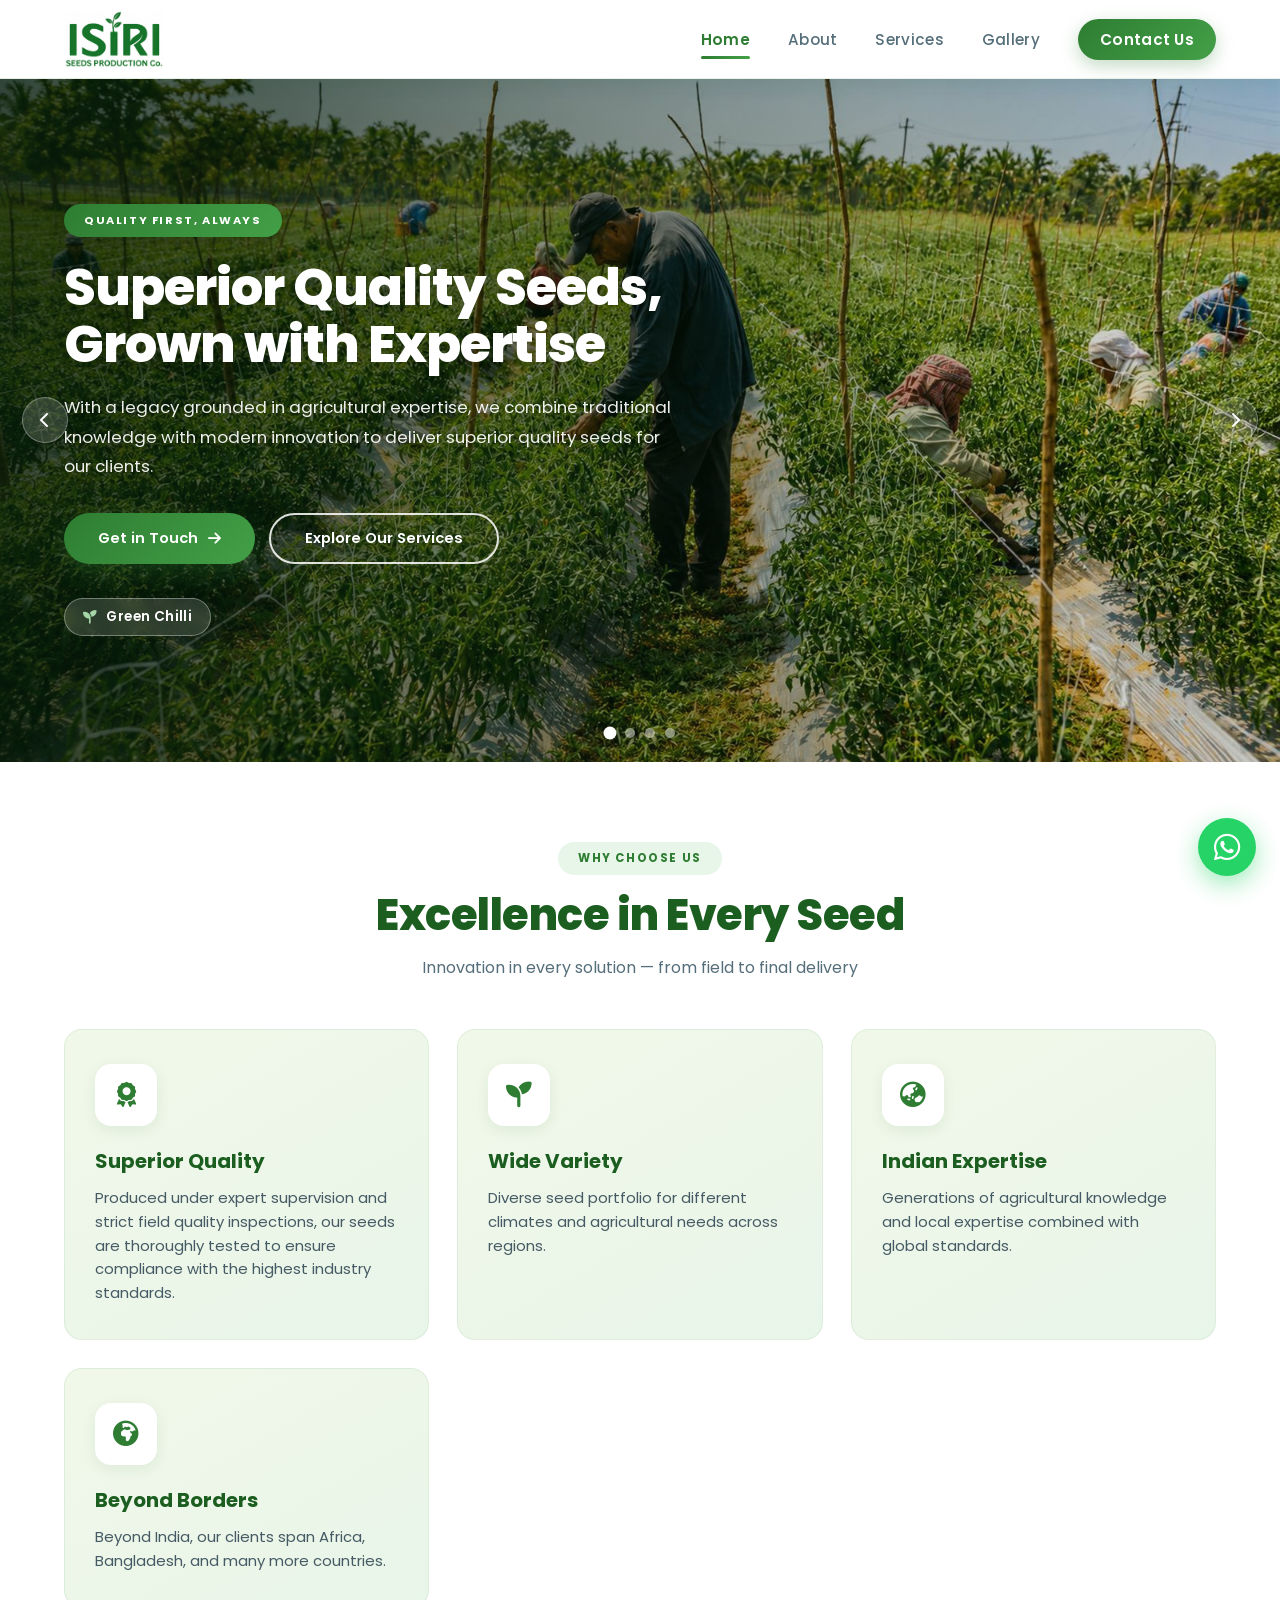
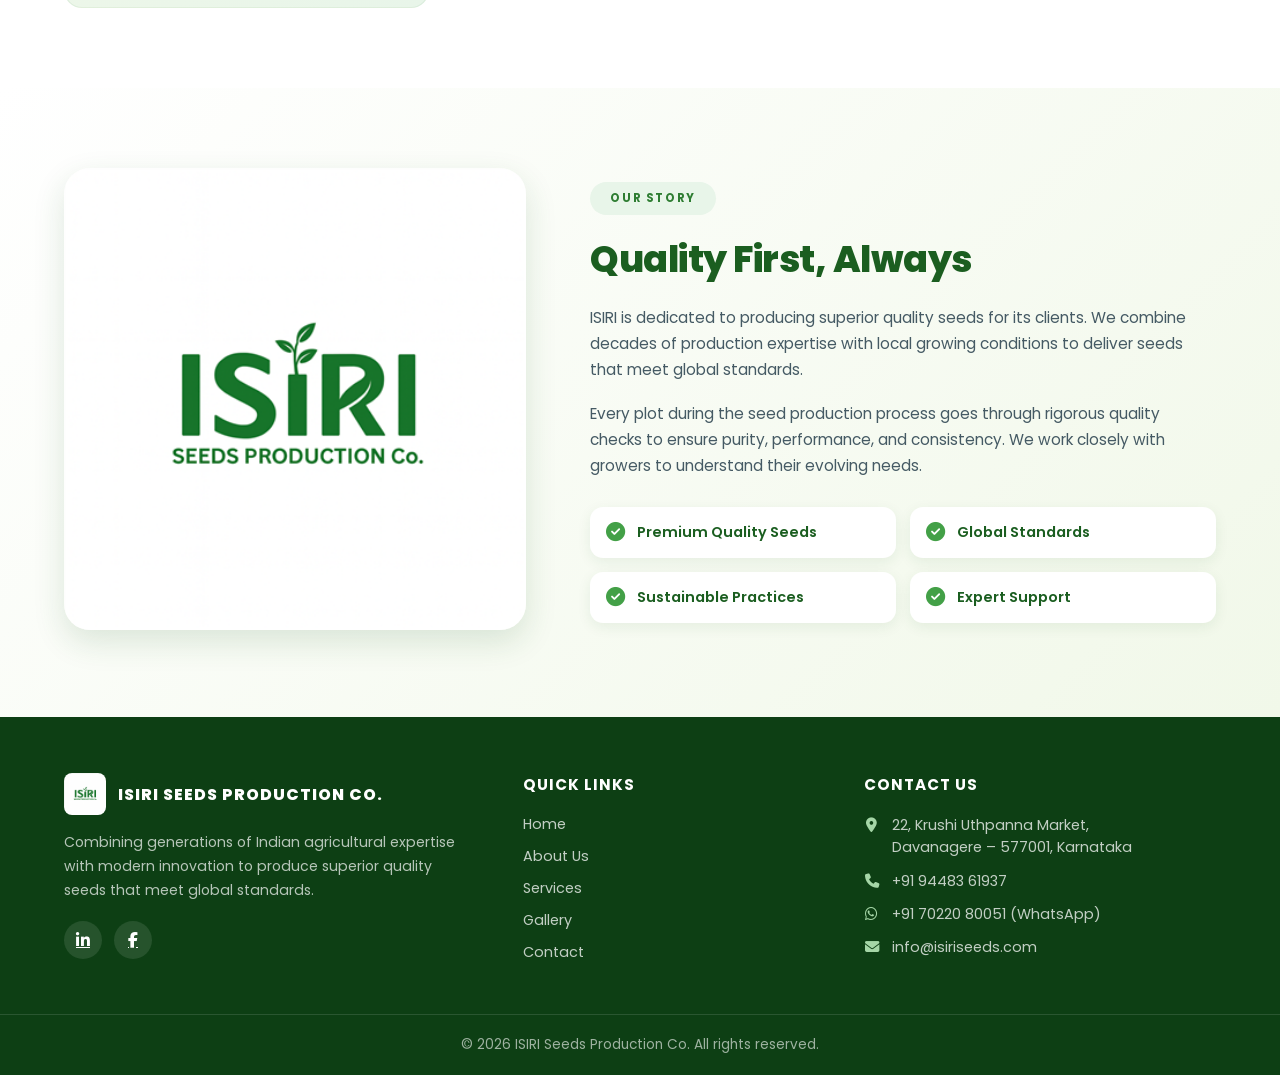
<file: index.html>
<!DOCTYPE html>
<html lang="en">
<head>
<meta charset="UTF-8">
<meta name="viewport" content="width=device-width, initial-scale=1.0">
<title>ISIRI Seeds Production Co. | Premium Quality Seed Production, Davanagere</title>
<meta name="description" content="ISIRI Seeds Production Co. is a premium seed production company in Davanagere, Karnataka. We combine traditional Indian agricultural expertise with modern innovation to deliver superior quality seeds meeting global standards.">
<link rel="canonical" href="https://isiriseeds.com/">
<meta property="og:type" content="website">
<meta property="og:title" content="ISIRI Seeds Production Co. | Premium Quality Seed Production">
<meta property="og:description" content="Superior quality seeds grown with generations of Indian agricultural expertise and rigorous field quality inspections.">
<meta property="og:url" content="https://isiriseeds.com/">
<meta property="og:image" content="https://isiriseeds.com/isiri-field-1.jpg">
<meta name="twitter:card" content="summary_large_image">
<link rel="icon" type="image/png" href="favicon.png">
<link rel="preconnect" href="https://fonts.googleapis.com">
<link rel="preconnect" href="https://fonts.gstatic.com" crossorigin>
<link href="https://fonts.googleapis.com/css2?family=Poppins:wght@300;400;500;600;700;800;900&display=swap" rel="stylesheet">
<link rel="stylesheet" href="https://cdnjs.cloudflare.com/ajax/libs/font-awesome/6.4.0/css/all.min.css">
<link rel="stylesheet" href="site.css">
<script type="application/ld+json">
{
  "@context": "https://schema.org",
  "@type": "LocalBusiness",
  "name": "ISIRI Seeds Production Co.",
  "url": "https://isiriseeds.com/",
  "logo": "https://isiriseeds.com/logo.png",
  "image": "https://isiriseeds.com/isiri-field-1.jpg",
  "description": "Premium quality seed production company combining traditional Indian agricultural expertise with modern innovation.",
  "telephone": "+91-94483-61937",
  "email": "info@isiriseeds.com",
  "address": {
    "@type": "PostalAddress",
    "streetAddress": "22, Krushi Uthpanna Market",
    "addressLocality": "Davanagere",
    "postalCode": "577001",
    "addressRegion": "Karnataka",
    "addressCountry": "IN"
  },
  "geo": { "@type": "GeoCoordinates", "latitude": 14.4644, "longitude": 75.9176 },
  "openingHours": "Mo-Fr 09:00-18:00"
}
</script>
</head>
<body>

<header>
  <div class="header-content">
    <a href="index.html" class="logo">
      <img src="logo-header.png" alt="ISIRI Seeds Production Co.">
    </a>
    <button class="menu-toggle" aria-label="Open menu" aria-expanded="false">
      <span></span><span></span><span></span>
    </button>
    <nav>
      <a href="index.html">Home</a>
      <a href="about.html">About</a>
      <a href="services.html">Services</a>
      <a href="gallery.html">Gallery</a>
      <a href="contact.html" class="nav-cta">Contact Us</a>
    </nav>
  </div>
</header>
<div class="nav-backdrop"></div>

<section class="hero-slider">
  <img src="hero-chilli.jpg" class="hs-slide active" alt="Field team inspecting hybrid chilli crop rows" data-label="Green Chilli">
  <img src="hero-watermelon.jpg" class="hs-slide" alt="Hybrid watermelon crop rows on mulch beds" data-label="Watermelon">
  <img src="hero-gourd.jpg" class="hs-slide" alt="Gourd vines growing on trellis rows" data-label="Gourds">
  <img src="hero-nethouse.jpg" class="hs-slide" alt="Chilli plants in staked rows under a net house" data-label="Chilli &amp; Capsicum">
  <div class="hs-content">
    <div class="hs-text">
      <div class="hero-badge">Quality First, Always</div>
      <h1>Superior Quality Seeds,<br>Grown with Expertise</h1>
      <p>With a legacy grounded in agricultural expertise, we combine traditional knowledge with modern innovation
        to deliver superior quality seeds for our clients.</p>
      <div class="hero-buttons">
        <a href="contact.html" class="btn-primary">Get in Touch <i class="fas fa-arrow-right"></i></a>
        <a href="services.html" class="btn-outline">Explore Our Services</a>
      </div>
      <div class="hs-croplabel"><i class="fas fa-seedling"></i> <span>Green Chilli</span></div>
    </div>
  </div>
  <button class="hs-arrow hs-prev" aria-label="Previous slide"><i class="fas fa-chevron-left"></i></button>
  <button class="hs-arrow hs-next" aria-label="Next slide"><i class="fas fa-chevron-right"></i></button>
  <div class="hs-dots"></div>
</section>

<section class="features">
  <div class="section-header reveal">
    <div class="section-badge">Why Choose Us</div>
    <h2 class="section-title">Excellence in Every Seed</h2>
    <p class="section-subtitle">Innovation in every solution — from field to final delivery</p>
  </div>
  <div class="features-grid">
    <div class="feature-card reveal">
      <div class="feature-icon"><i class="fas fa-award"></i></div>
      <h3>Superior Quality</h3>
      <p>Produced under expert supervision and strict field quality inspections, our seeds are thoroughly
        tested to ensure compliance with the highest industry standards.</p>
    </div>
    <div class="feature-card reveal">
      <div class="feature-icon"><i class="fas fa-seedling"></i></div>
      <h3>Wide Variety</h3>
      <p>Diverse seed portfolio for different climates and agricultural needs across regions.</p>
    </div>
    <div class="feature-card reveal">
      <div class="feature-icon"><i class="fas fa-globe-asia"></i></div>
      <h3>Indian Expertise</h3>
      <p>Generations of agricultural knowledge and local expertise combined with global standards.</p>
    </div>
    <div class="feature-card reveal">
      <div class="feature-icon"><i class="fas fa-earth-africa"></i></div>
      <h3>Beyond Borders</h3>
      <p>Beyond India, our clients span Africa, Bangladesh, and many more countries.</p>
    </div>
  </div>
</section>

<section class="about">
  <div class="about-content">
    <div class="about-image reveal">
      <img src="logo.png" alt="ISIRI Seeds Production Co. logo" loading="lazy">
    </div>
    <div class="about-text reveal">
      <div class="section-badge">Our Story</div>
      <h2>Quality First, Always</h2>
      <p>ISIRI is dedicated to producing superior quality seeds for its clients. We combine decades of production expertise with local growing conditions to deliver seeds that meet global standards.</p>
      <p>Every plot during the seed production process goes through rigorous quality checks to ensure purity, performance, and consistency. We work closely with growers to understand their evolving needs.</p>
      <div class="about-features">
        <div class="about-feature"><i class="fas fa-check-circle"></i><span>Premium Quality Seeds</span></div>
        <div class="about-feature"><i class="fas fa-check-circle"></i><span>Global Standards</span></div>
        <div class="about-feature"><i class="fas fa-check-circle"></i><span>Sustainable Practices</span></div>
        <div class="about-feature"><i class="fas fa-check-circle"></i><span>Expert Support</span></div>
      </div>
    </div>
  </div>
</section>

<footer>
  <div class="footer-grid">
    <div class="footer-brand">
      <div class="footer-logo">
        <img src="logo.png" alt="ISIRI Seeds logo">
        <span>ISIRI SEEDS PRODUCTION CO.</span>
      </div>
      <p>Combining generations of Indian agricultural expertise with modern innovation to produce superior quality seeds that meet global standards.</p>
      <div class="footer-social">
        <a href="https://www.linkedin.com/in/isiriseedsproduction/?skipRedirect=true" target="_blank" rel="noopener" aria-label="ISIRI Seeds on LinkedIn"><i class="fab fa-linkedin-in"></i></a>
        <a href="https://www.facebook.com/people/Isiri-Seeds-Production-CO/61575597822734/" target="_blank" rel="noopener" aria-label="ISIRI Seeds on Facebook"><i class="fab fa-facebook-f"></i></a>
      </div>
    </div>
    <div class="footer-col">
      <h4>Quick Links</h4>
      <ul>
        <li><a href="index.html">Home</a></li>
        <li><a href="about.html">About Us</a></li>
        <li><a href="services.html">Services</a></li>
        <li><a href="gallery.html">Gallery</a></li>
        <li><a href="contact.html">Contact</a></li>
      </ul>
    </div>
    <div class="footer-col">
      <h4>Contact Us</h4>
      <ul class="footer-contact">
        <li><i class="fas fa-map-marker-alt"></i><span>22, Krushi Uthpanna Market,<br>Davanagere – 577001, Karnataka</span></li>
        <li><i class="fas fa-phone"></i><a href="tel:+919448361937">+91 94483 61937</a></li>
        <li><i class="fab fa-whatsapp"></i><a href="https://wa.me/917022080051" target="_blank" rel="noopener">+91 70220 80051 (WhatsApp)</a></li>
        <li><i class="fas fa-envelope"></i><a href="mailto:info@isiriseeds.com">info@isiriseeds.com</a></li>
      </ul>
    </div>
  </div>
  <div class="footer-bottom">© 2026 ISIRI Seeds Production Co. All rights reserved.</div>
</footer>

<a class="whatsapp-float" href="https://wa.me/917022080051?text=Hello%20ISIRI%20Seeds%2C%20I%27d%20like%20to%20know%20more%20about%20your%20seeds." target="_blank" rel="noopener" aria-label="Chat with us on WhatsApp"><i class="fab fa-whatsapp"></i></a>

<script src="site.js"></script>
</body>
</html>
</file>
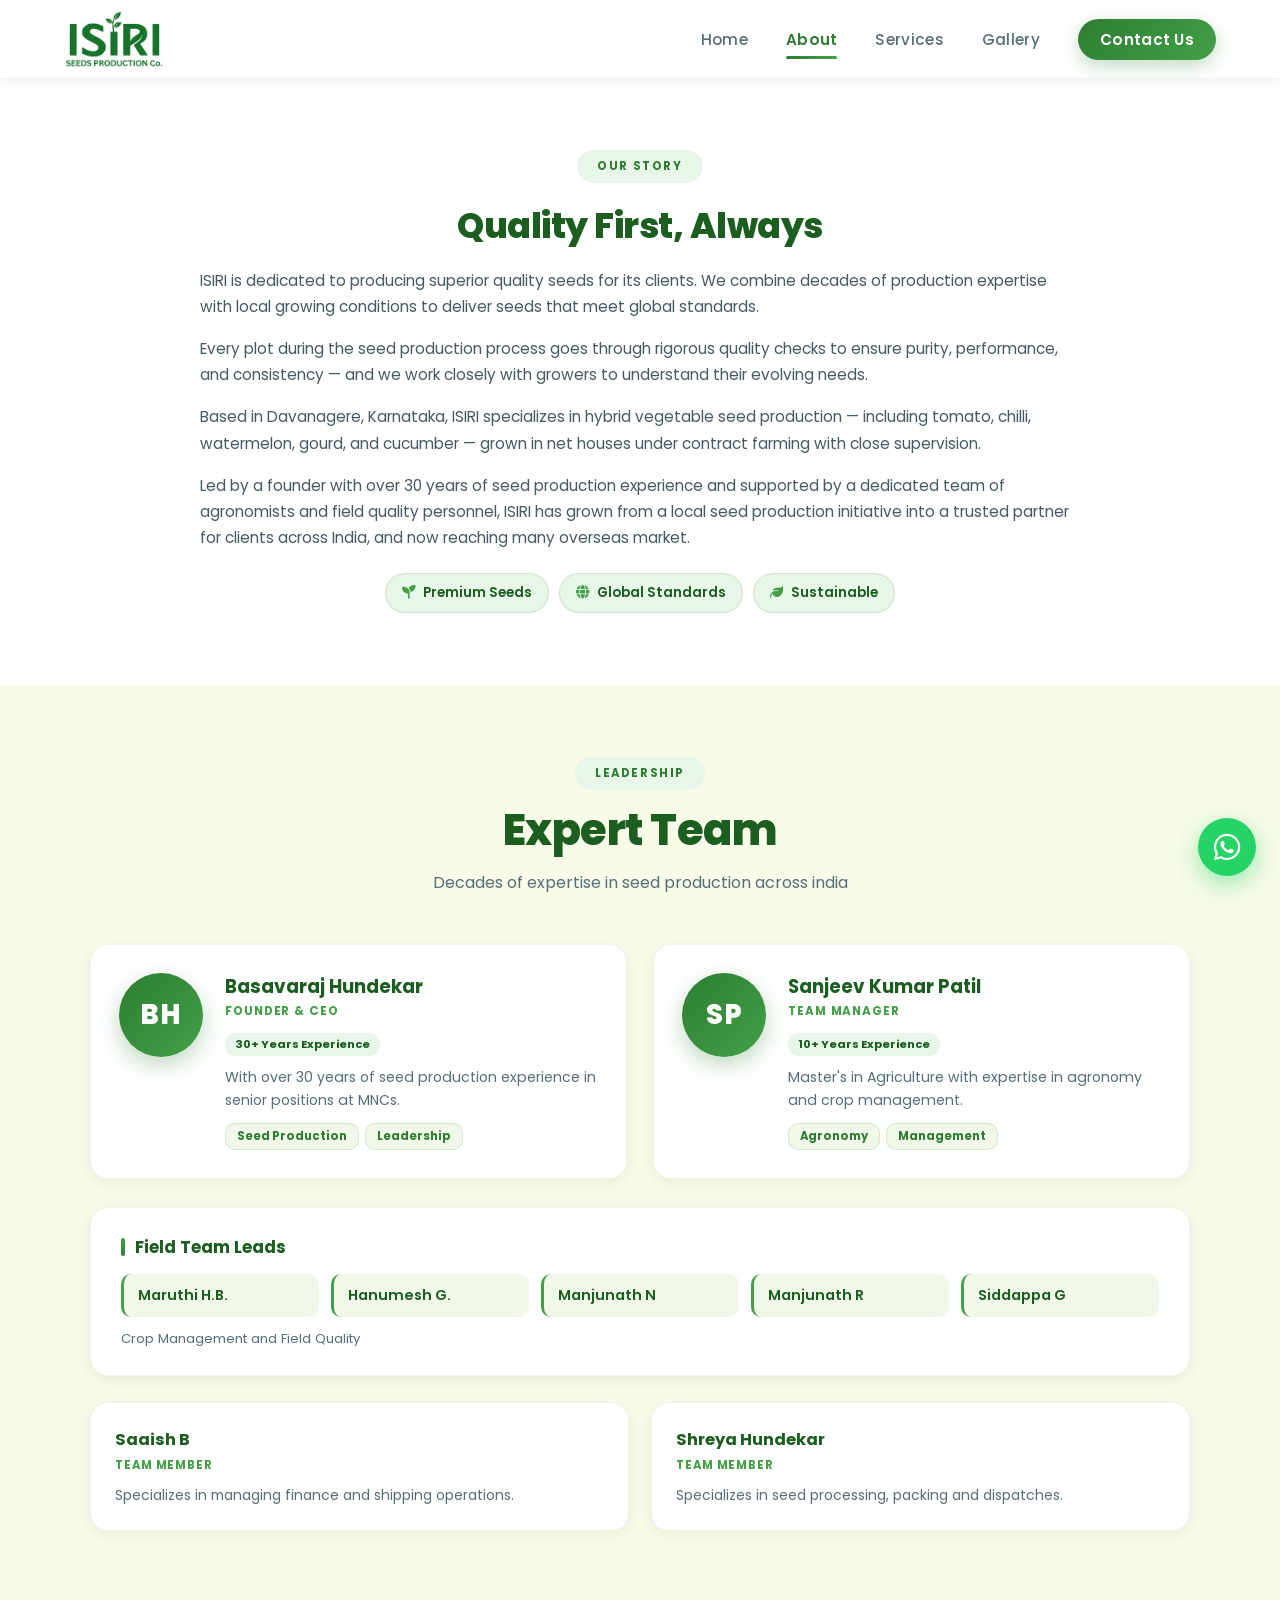
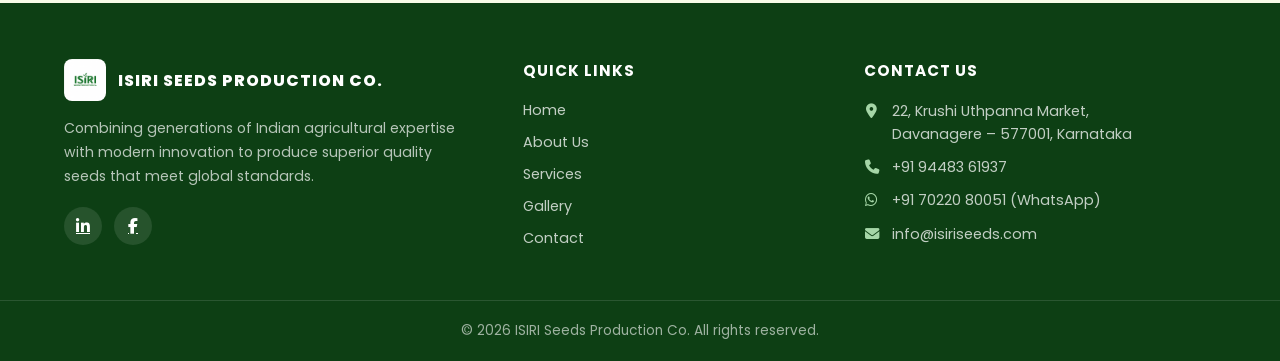
<file: about.html>
<!DOCTYPE html>
<html lang="en">
<head>
<meta charset="UTF-8">
<meta name="viewport" content="width=device-width, initial-scale=1.0">
<title>About Us | ISIRI Seeds Production Co.</title>
<meta name="description" content="Meet the team behind ISIRI Seeds Production Co. — led by a founder with 30+ years of seed production experience for overseas MNCs, supported by expert agronomists and field quality leads.">
<link rel="canonical" href="https://isiriseeds.com/about.html">
<meta property="og:type" content="website">
<meta property="og:title" content="About Us | ISIRI Seeds Production Co.">
<meta property="og:description" content="Generations of Indian agricultural expertise combined with global standards.">
<meta property="og:url" content="https://isiriseeds.com/about.html">
<meta property="og:image" content="https://isiriseeds.com/slide2.jpg">
<meta name="twitter:card" content="summary_large_image">
<link rel="icon" type="image/png" href="favicon.png">
<link rel="preconnect" href="https://fonts.googleapis.com">
<link rel="preconnect" href="https://fonts.gstatic.com" crossorigin>
<link href="https://fonts.googleapis.com/css2?family=Poppins:wght@300;400;500;600;700;800;900&display=swap" rel="stylesheet">
<link rel="stylesheet" href="https://cdnjs.cloudflare.com/ajax/libs/font-awesome/6.4.0/css/all.min.css">
<link rel="stylesheet" href="site.css">
</head>
<body>

<header>
  <div class="header-content">
    <a href="index.html" class="logo">
      <img src="logo-header.png" alt="ISIRI Seeds Production Co.">
    </a>
    <button class="menu-toggle" aria-label="Open menu" aria-expanded="false">
      <span></span><span></span><span></span>
    </button>
    <nav>
      <a href="index.html">Home</a>
      <a href="about.html">About</a>
      <a href="services.html">Services</a>
      <a href="gallery.html">Gallery</a>
      <a href="contact.html" class="nav-cta">Contact Us</a>
    </nav>
  </div>
</header>
<div class="nav-backdrop"></div>

<div class="story-section">
  <div class="story-text reveal">
    <div class="section-badge">Our Story</div>
    <h1>Quality First, Always</h1>
    <p>ISIRI is dedicated to producing superior quality seeds for its clients. We combine decades of production expertise with local growing conditions to deliver seeds that meet global standards.</p>
    <p> Every plot during the seed production process goes through rigorous quality checks to ensure purity, performance, and consistency — and we work closely with growers to understand their evolving needs.</p>
    <p>Based in Davanagere, Karnataka, ISIRI specializes in hybrid vegetable seed production — including tomato, chilli, watermelon, gourd, and cucumber — grown in net houses under contract farming with close supervision.</p>
    <p>Led by a founder with over 30 years of seed production experience and supported by a dedicated team of agronomists and field quality personnel, ISIRI has grown from a local seed production initiative into a trusted partner for clients across India, and now reaching many overseas market.</p>
    <div class="quick-features">
      <div class="feature"><i class="fas fa-seedling"></i> Premium Seeds</div>
      <div class="feature"><i class="fas fa-globe"></i> Global Standards</div>
      <div class="feature"><i class="fas fa-leaf"></i> Sustainable</div>
    </div>
  </div>
</div>

<section class="leadership-section">
  <div class="section-header reveal">
    <div class="section-badge">Leadership</div>
    <h2 class="section-title">Expert Team</h2>
    <p class="section-subtitle">Decades of expertise in seed production across india</p>
  </div>

  <div class="leadership-grid">
    <div class="leader-card reveal">
      <div class="leader-avatar">BH</div>
      <div class="leader-info">
        <h3>Basavaraj Hundekar</h3>
        <span class="role">Founder &amp; CEO</span>
        <span class="exp">30+ Years Experience</span>
        <p>With over 30 years of seed production experience in senior positions at MNCs.</p>
        <div class="expertise">
          <span>Seed Production</span>
          <span>Leadership</span>
        </div>
      </div>
    </div>

    <div class="leader-card reveal">
      <div class="leader-avatar">SP</div>
      <div class="leader-info">
        <h3>Sanjeev Kumar Patil</h3>
        <span class="role">Team Manager</span>
        <span class="exp">10+ Years Experience</span>
        <p>Master's in Agriculture with expertise in agronomy and crop management.</p>
        <div class="expertise">
          <span>Agronomy</span>
          <span>Management</span>
        </div>
      </div>
    </div>
  </div>

  <div class="team-leads-section reveal">
    <h3>Field Team Leads</h3>
    <div class="team-leads-list">
      <div class="team-lead-item">Maruthi H.B.</div>
      <div class="team-lead-item">Hanumesh G.</div>
      <div class="team-lead-item">Manjunath N</div>
      <div class="team-lead-item">Manjunath R</div>
      <div class="team-lead-item">Siddappa G</div>
    </div>
    <div class="team-leads-desc">Crop Management and Field Quality</div>
  </div>

  <div class="team-members-section">
    <div class="member-card reveal">
      <h4>Saaish B</h4>
      <span class="member-role">Team Member</span>
      <p>Specializes in managing finance and shipping operations.</p>
    </div>
    <div class="member-card reveal">
      <h4>Shreya Hundekar</h4>
      <span class="member-role">Team Member</span>
      <p>Specializes in seed processing, packing and dispatches.</p>
    </div>
  </div>
</section>

<footer>
  <div class="footer-grid">
    <div class="footer-brand">
      <div class="footer-logo">
        <img src="logo.png" alt="ISIRI Seeds logo">
        <span>ISIRI SEEDS PRODUCTION CO.</span>
      </div>
      <p>Combining generations of Indian agricultural expertise with modern innovation to produce superior quality seeds that meet global standards.</p>
      <div class="footer-social">
        <a href="https://www.linkedin.com/in/isiriseedsproduction/?skipRedirect=true" target="_blank" rel="noopener" aria-label="ISIRI Seeds on LinkedIn"><i class="fab fa-linkedin-in"></i></a>
        <a href="https://www.facebook.com/people/Isiri-Seeds-Production-CO/61575597822734/" target="_blank" rel="noopener" aria-label="ISIRI Seeds on Facebook"><i class="fab fa-facebook-f"></i></a>
      </div>
    </div>
    <div class="footer-col">
      <h4>Quick Links</h4>
      <ul>
        <li><a href="index.html">Home</a></li>
        <li><a href="about.html">About Us</a></li>
        <li><a href="services.html">Services</a></li>
        <li><a href="gallery.html">Gallery</a></li>
        <li><a href="contact.html">Contact</a></li>
      </ul>
    </div>
    <div class="footer-col">
      <h4>Contact Us</h4>
      <ul class="footer-contact">
        <li><i class="fas fa-map-marker-alt"></i><span>22, Krushi Uthpanna Market,<br>Davanagere – 577001, Karnataka</span></li>
        <li><i class="fas fa-phone"></i><a href="tel:+919448361937">+91 94483 61937</a></li>
        <li><i class="fab fa-whatsapp"></i><a href="https://wa.me/917022080051" target="_blank" rel="noopener">+91 70220 80051 (WhatsApp)</a></li>
        <li><i class="fas fa-envelope"></i><a href="mailto:info@isiriseeds.com">info@isiriseeds.com</a></li>
      </ul>
    </div>
  </div>
  <div class="footer-bottom">© 2026 ISIRI Seeds Production Co. All rights reserved.</div>
</footer>

<a class="whatsapp-float" href="https://wa.me/917022080051?text=Hello%20ISIRI%20Seeds%2C%20I%27d%20like%20to%20know%20more%20about%20your%20seeds." target="_blank" rel="noopener" aria-label="Chat with us on WhatsApp"><i class="fab fa-whatsapp"></i></a>

<script src="site.js"></script>
</body>
</html>
</file>
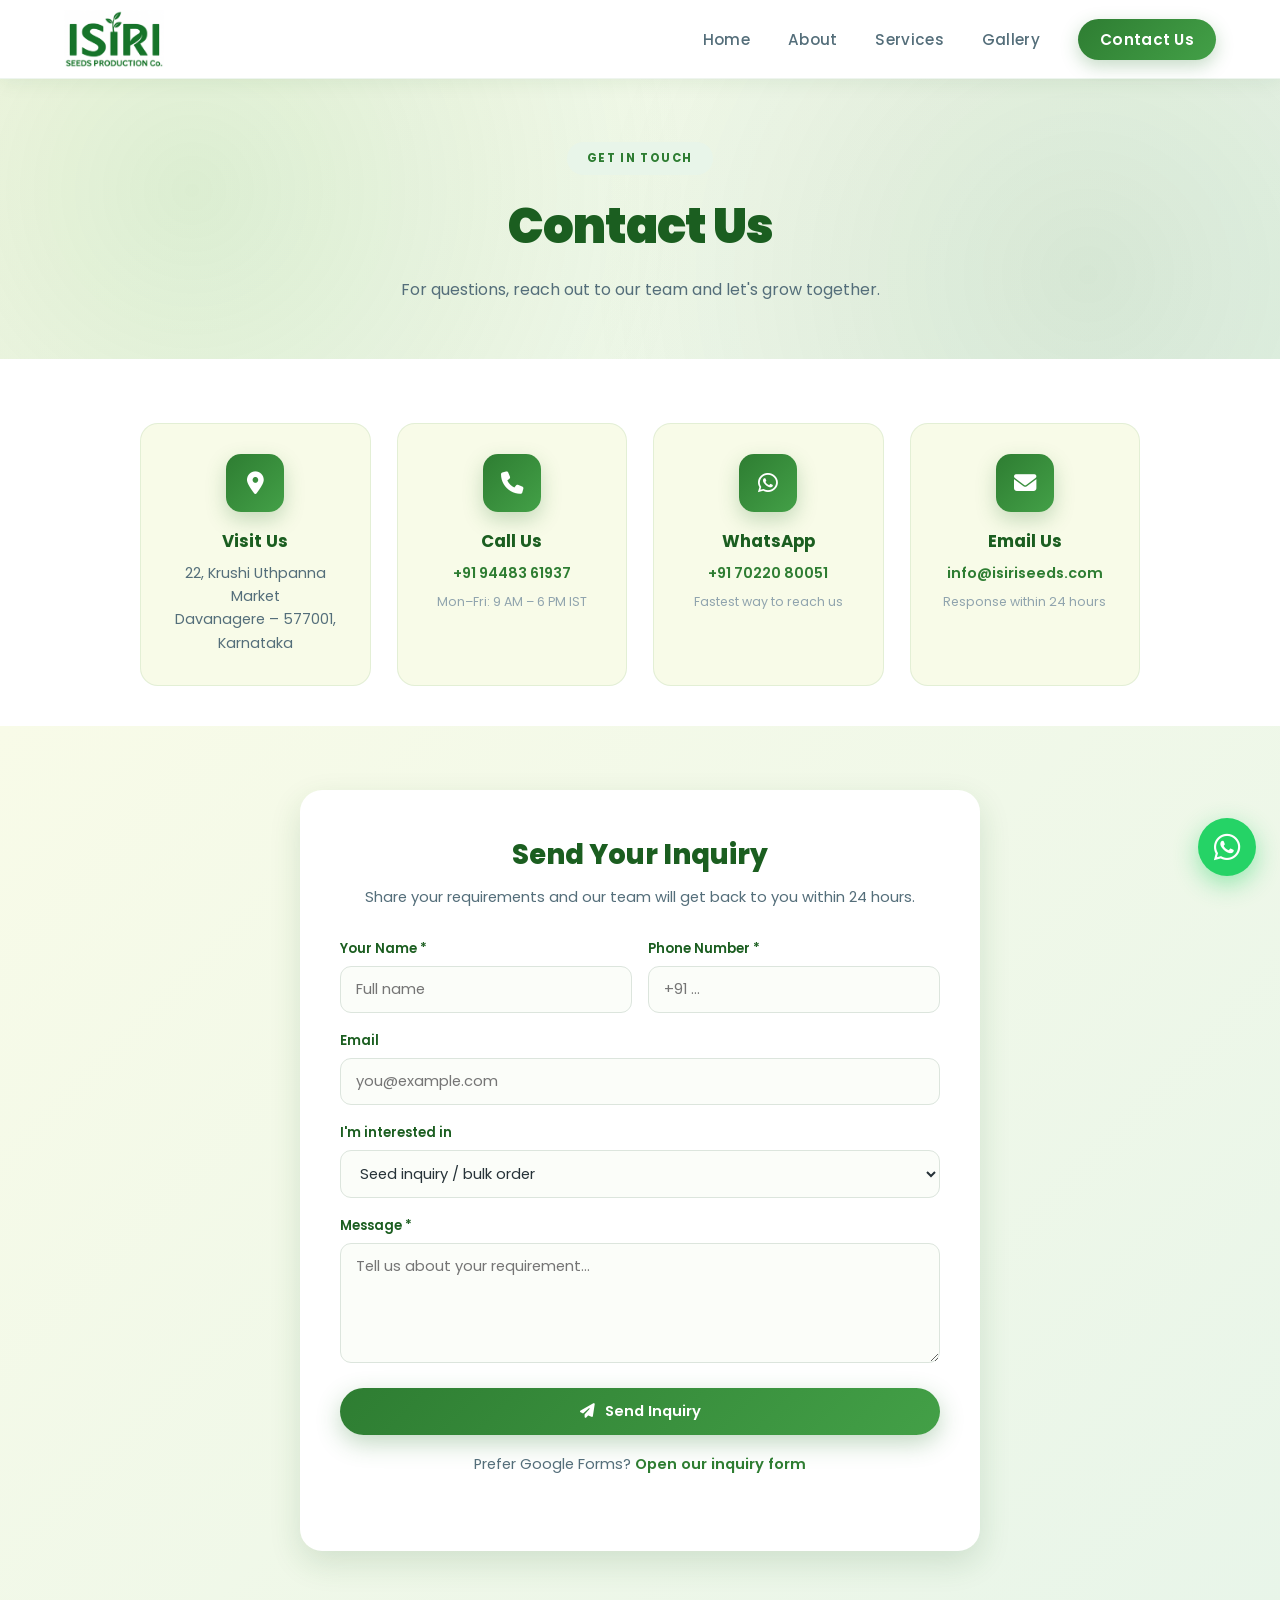
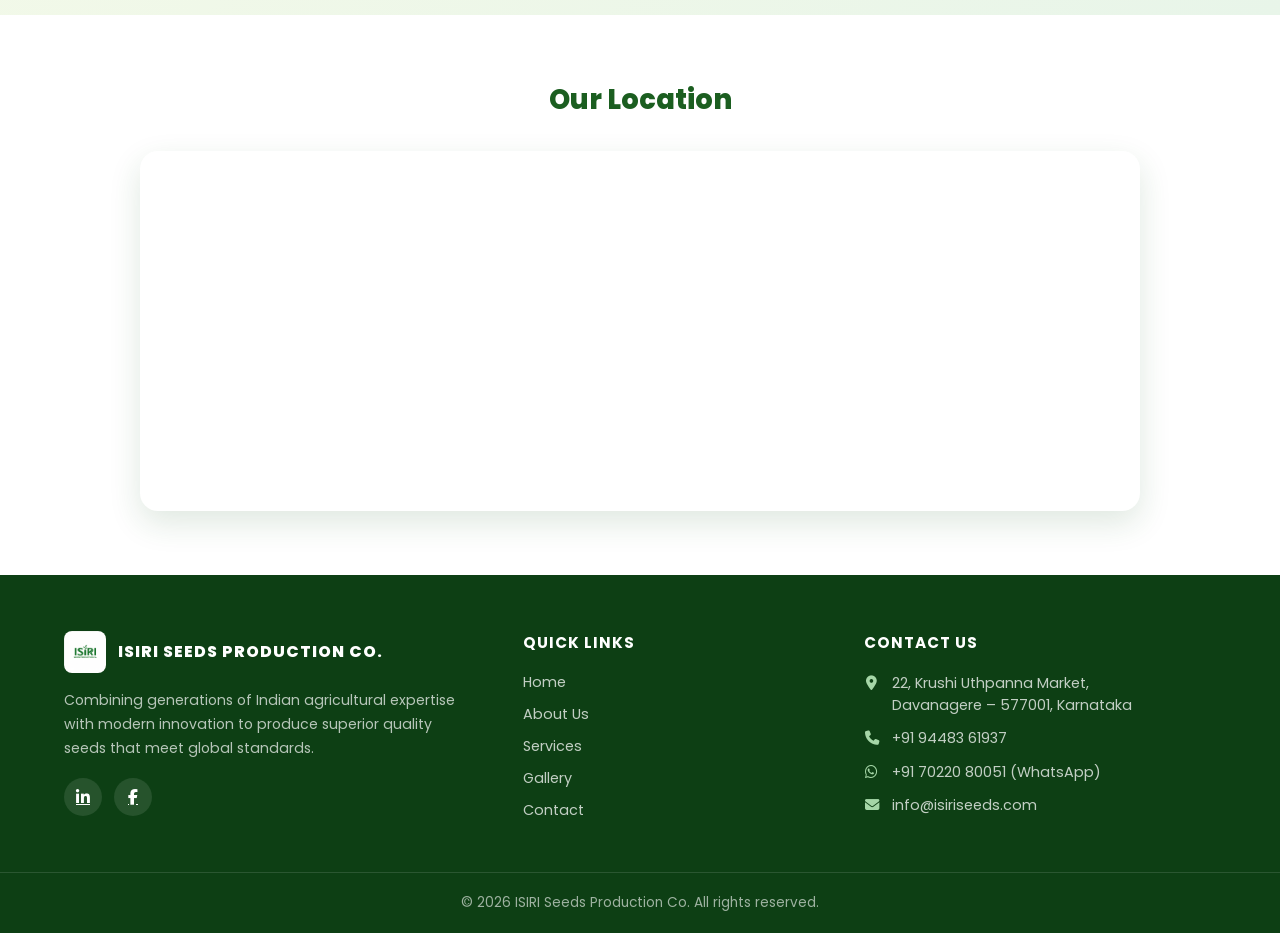
<file: contact.html>
<!DOCTYPE html>
<html lang="en">
<head>
<meta charset="UTF-8">
<meta name="viewport" content="width=device-width, initial-scale=1.0">
<title>Contact Us | ISIRI Seeds Production Co.</title>
<meta name="description" content="Contact ISIRI Seeds Production Co. in Davanagere, Karnataka. Call +91 94483 61937, WhatsApp us, or send an inquiry — we respond within 24 hours.">
<link rel="canonical" href="https://isiriseeds.com/contact.html">
<meta property="og:type" content="website">
<meta property="og:title" content="Contact Us | ISIRI Seeds Production Co.">
<meta property="og:description" content="Reach our team for seed inquiries, bulk orders, and partnerships. Response within 24 hours.">
<meta property="og:url" content="https://isiriseeds.com/contact.html">
<meta property="og:image" content="https://isiriseeds.com/isiri-field-1.jpg">
<meta name="twitter:card" content="summary_large_image">
<link rel="icon" type="image/png" href="favicon.png">
<link rel="preconnect" href="https://fonts.googleapis.com">
<link rel="preconnect" href="https://fonts.gstatic.com" crossorigin>
<link href="https://fonts.googleapis.com/css2?family=Poppins:wght@300;400;500;600;700;800;900&display=swap" rel="stylesheet">
<link rel="stylesheet" href="https://cdnjs.cloudflare.com/ajax/libs/font-awesome/6.4.0/css/all.min.css">
<link rel="stylesheet" href="site.css">
</head>
<body>

<header>
  <div class="header-content">
    <a href="index.html" class="logo">
      <img src="logo-header.png" alt="ISIRI Seeds Production Co.">
    </a>
    <button class="menu-toggle" aria-label="Open menu" aria-expanded="false">
      <span></span><span></span><span></span>
    </button>
    <nav>
      <a href="index.html">Home</a>
      <a href="about.html">About</a>
      <a href="services.html">Services</a>
      <a href="gallery.html">Gallery</a>
      <a href="contact.html" class="nav-cta">Contact Us</a>
    </nav>
  </div>
</header>
<div class="nav-backdrop"></div>

<section class="page-hero">
  <div class="hero-inner">
    <div class="section-badge">Get in Touch</div>
    <h1>Contact Us</h1>
    <p>For questions, reach out to our team and let's grow together.</p>
  </div>
</section>

<section class="contact-info">
  <div class="info-container">
    <div class="info-item reveal">
      <div class="info-icon"><i class="fas fa-map-marker-alt"></i></div>
      <h3>Visit Us</h3>
      <p>22, Krushi Uthpanna Market<br>Davanagere – 577001, Karnataka</p>
    </div>
    <div class="info-item reveal">
      <div class="info-icon"><i class="fas fa-phone"></i></div>
      <h3>Call Us</h3>
      <p><a href="tel:+919448361937">+91 94483 61937</a></p>
      <small>Mon–Fri: 9 AM – 6 PM IST</small>
    </div>
    <div class="info-item reveal">
      <div class="info-icon"><i class="fab fa-whatsapp"></i></div>
      <h3>WhatsApp</h3>
      <p><a href="https://wa.me/917022080051?text=Hello%20ISIRI%20Seeds%2C%20I%27d%20like%20to%20know%20more%20about%20your%20seeds." target="_blank" rel="noopener">+91 70220 80051</a></p>
      <small>Fastest way to reach us</small>
    </div>
    <div class="info-item reveal">
      <div class="info-icon"><i class="fas fa-envelope"></i></div>
      <h3>Email Us</h3>
      <p><a href="mailto:info@isiriseeds.com">info@isiriseeds.com</a></p>
      <small>Response within 24 hours</small>
    </div>
  </div>
</section>

<section class="form-section">
  <div class="form-card reveal">
    <h2>Send Your Inquiry</h2>
    <p>Share your requirements and our team will get back to you within 24 hours.</p>

    <div class="form-success"><i class="fas fa-check-circle"></i> Thank you! Your inquiry has been sent — we'll be in touch soon.</div>

    <form action="https://formsubmit.co/info@isiriseeds.com" method="POST">
      <input type="hidden" name="_subject" value="New inquiry from isiriseeds.com">
      <input type="hidden" name="_template" value="table">
      <input type="hidden" name="_captcha" value="false">
      <input type="hidden" name="_next" value="https://isiriseeds.com/contact.html?sent=1">
      <input type="text" name="_honey" style="display:none" tabindex="-1" autocomplete="off">

      <div class="form-row">
        <div class="form-group">
          <label for="name">Your Name *</label>
          <input type="text" id="name" name="name" required placeholder="Full name">
        </div>
        <div class="form-group">
          <label for="phone">Phone Number *</label>
          <input type="tel" id="phone" name="phone" required placeholder="+91 ...">
        </div>
      </div>
      <div class="form-group">
        <label for="email">Email</label>
        <input type="email" id="email" name="email" placeholder="you@example.com">
      </div>
      <div class="form-group">
        <label for="topic">I'm interested in</label>
        <select id="topic" name="interested_in">
          <option>Seed inquiry / bulk order</option>
          <option>Seed production partnership</option>
          <option>Farmer support &amp; training</option>
          <option>Other</option>
        </select>
      </div>
      <div class="form-group">
        <label for="message">Message *</label>
        <textarea id="message" name="message" required placeholder="Tell us about your requirement..."></textarea>
      </div>
      <button type="submit" class="btn-primary form-submit"><i class="fas fa-paper-plane"></i> Send Inquiry</button>
    </form>

    <p class="form-alt">Prefer Google Forms? <a href="https://docs.google.com/forms/d/1RXvY2s4k9TQ0lCdIrWkNeoPeiIhQrTHzf_KOA41iKv0/viewform" target="_blank" rel="noopener">Open our inquiry form</a></p>
  </div>
</section>

<section class="map-section">
  <div class="map-header reveal">
    <h3>Our Location</h3>
  </div>
  <div class="map-container reveal">
    <iframe
      src="https://www.google.com/maps?q=Krushi+Uthpanna+Market,+Davanagere,+Karnataka+577001&output=embed"
      allowfullscreen
      loading="lazy"
      referrerpolicy="no-referrer-when-downgrade"
      title="ISIRI Seeds Production Co. location on Google Maps">
    </iframe>
  </div>
</section>

<footer>
  <div class="footer-grid">
    <div class="footer-brand">
      <div class="footer-logo">
        <img src="logo.png" alt="ISIRI Seeds logo">
        <span>ISIRI SEEDS PRODUCTION CO.</span>
      </div>
      <p>Combining generations of Indian agricultural expertise with modern innovation to produce superior quality seeds that meet global standards.</p>
      <div class="footer-social">
        <a href="https://www.linkedin.com/in/isiriseedsproduction/?skipRedirect=true" target="_blank" rel="noopener" aria-label="ISIRI Seeds on LinkedIn"><i class="fab fa-linkedin-in"></i></a>
        <a href="https://www.facebook.com/people/Isiri-Seeds-Production-CO/61575597822734/" target="_blank" rel="noopener" aria-label="ISIRI Seeds on Facebook"><i class="fab fa-facebook-f"></i></a>
      </div>
    </div>
    <div class="footer-col">
      <h4>Quick Links</h4>
      <ul>
        <li><a href="index.html">Home</a></li>
        <li><a href="about.html">About Us</a></li>
        <li><a href="services.html">Services</a></li>
        <li><a href="gallery.html">Gallery</a></li>
        <li><a href="contact.html">Contact</a></li>
      </ul>
    </div>
    <div class="footer-col">
      <h4>Contact Us</h4>
      <ul class="footer-contact">
        <li><i class="fas fa-map-marker-alt"></i><span>22, Krushi Uthpanna Market,<br>Davanagere – 577001, Karnataka</span></li>
        <li><i class="fas fa-phone"></i><a href="tel:+919448361937">+91 94483 61937</a></li>
        <li><i class="fab fa-whatsapp"></i><a href="https://wa.me/917022080051" target="_blank" rel="noopener">+91 70220 80051 (WhatsApp)</a></li>
        <li><i class="fas fa-envelope"></i><a href="mailto:info@isiriseeds.com">info@isiriseeds.com</a></li>
      </ul>
    </div>
  </div>
  <div class="footer-bottom">© 2026 ISIRI Seeds Production Co. All rights reserved.</div>
</footer>

<a class="whatsapp-float" href="https://wa.me/917022080051?text=Hello%20ISIRI%20Seeds%2C%20I%27d%20like%20to%20know%20more%20about%20your%20seeds." target="_blank" rel="noopener" aria-label="Chat with us on WhatsApp"><i class="fab fa-whatsapp"></i></a>

<script src="site.js"></script>
</body>
</html>
</file>
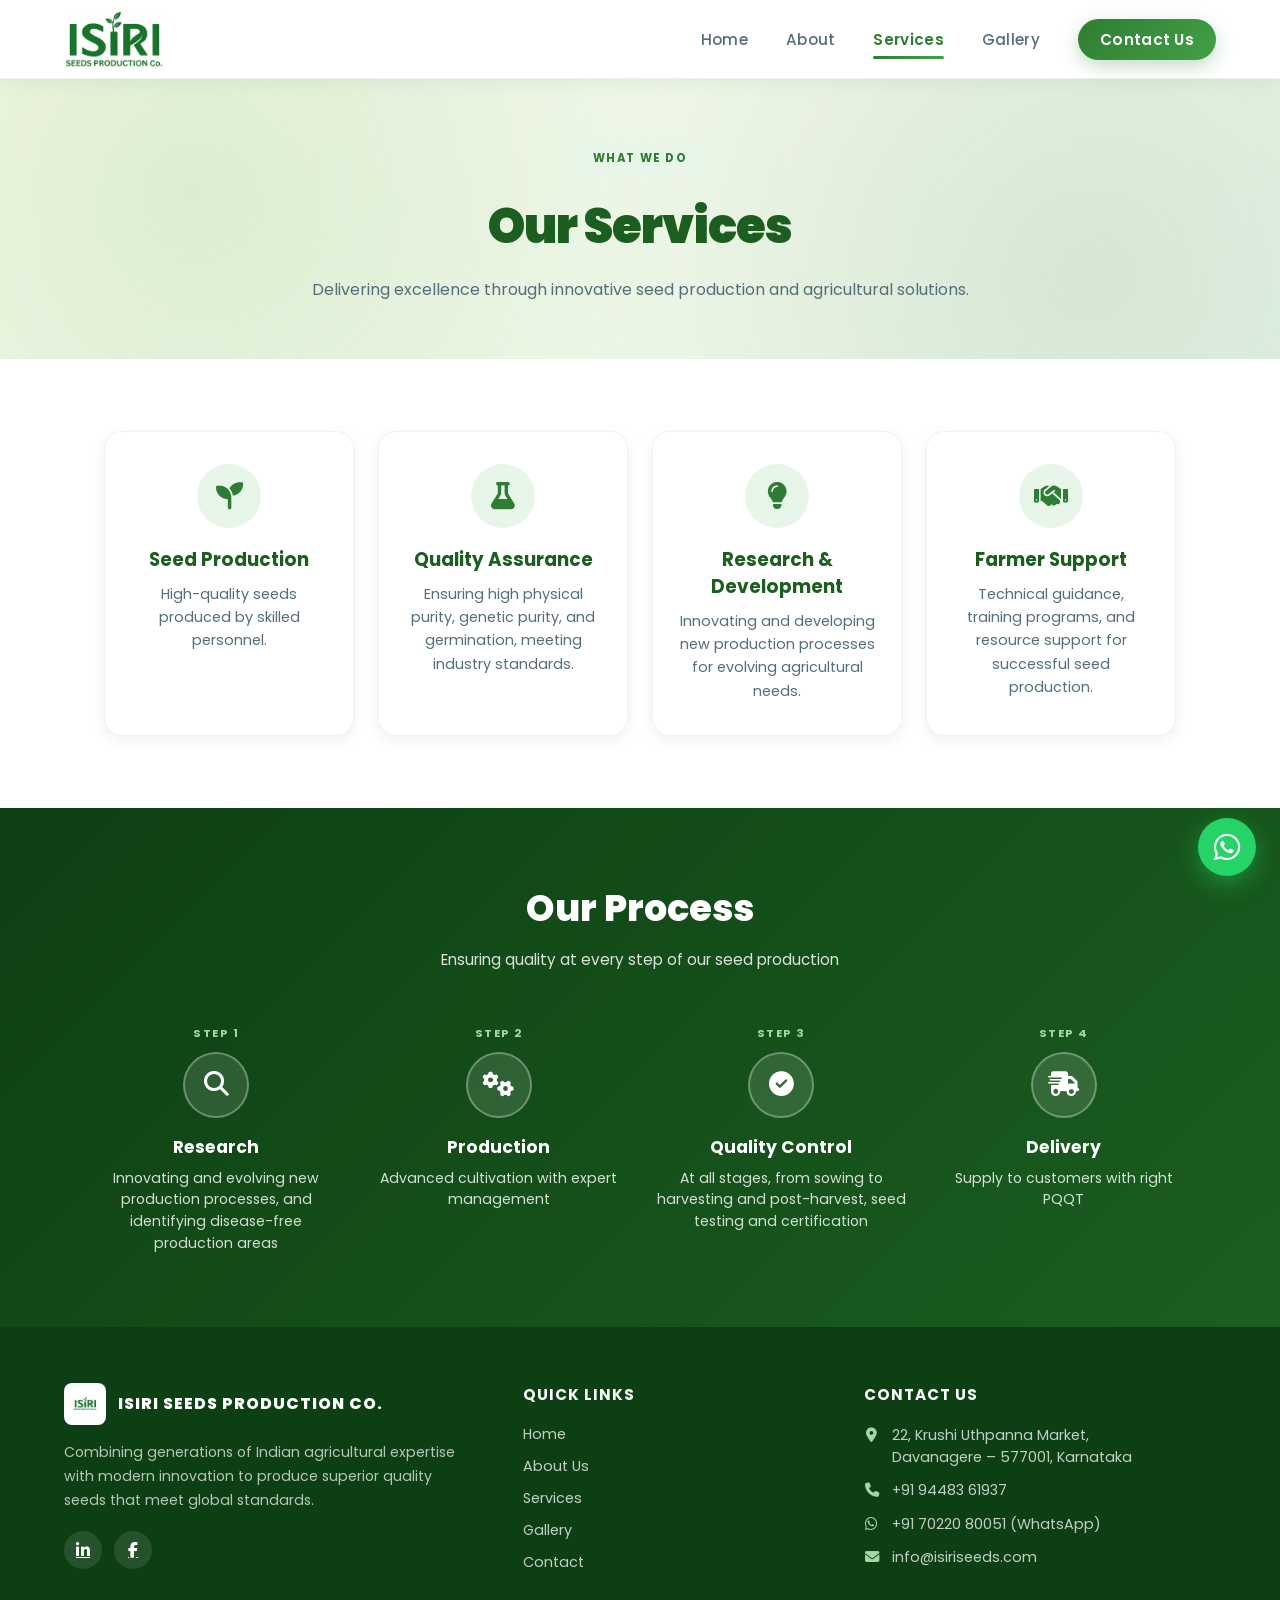
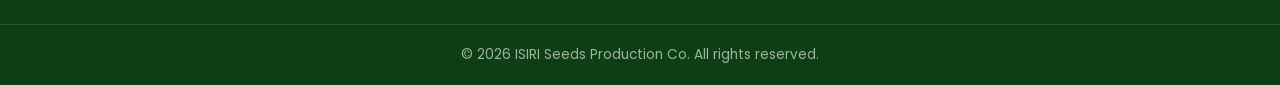
<file: services.html>
<!DOCTYPE html>
<html lang="en">
<head>
<meta charset="UTF-8">
<meta name="viewport" content="width=device-width, initial-scale=1.0">
<title>Our Services | ISIRI Seeds Production Co.</title>
<meta name="description" content="ISIRI Seeds offers professional seed production, quality assurance, research & development, and farmer support services — with rigorous quality control at every step from research to delivery.">
<link rel="canonical" href="https://isiriseeds.com/services.html">
<meta property="og:type" content="website">
<meta property="og:title" content="Our Services | ISIRI Seeds Production Co.">
<meta property="og:description" content="Seed production, quality assurance, R&D, and farmer support — quality at every step.">
<meta property="og:url" content="https://isiriseeds.com/services.html">
<meta property="og:image" content="https://isiriseeds.com/isiri-field-1.jpg">
<meta name="twitter:card" content="summary_large_image">
<link rel="icon" type="image/png" href="favicon.png">
<link rel="preconnect" href="https://fonts.googleapis.com">
<link rel="preconnect" href="https://fonts.gstatic.com" crossorigin>
<link href="https://fonts.googleapis.com/css2?family=Poppins:wght@300;400;500;600;700;800;900&display=swap" rel="stylesheet">
<link rel="stylesheet" href="https://cdnjs.cloudflare.com/ajax/libs/font-awesome/6.4.0/css/all.min.css">
<link rel="stylesheet" href="site.css">
</head>
<body>

<header>
  <div class="header-content">
    <a href="index.html" class="logo">
      <img src="logo-header.png" alt="ISIRI Seeds Production Co.">
    </a>
    <button class="menu-toggle" aria-label="Open menu" aria-expanded="false">
      <span></span><span></span><span></span>
    </button>
    <nav>
      <a href="index.html">Home</a>
      <a href="about.html">About</a>
      <a href="services.html">Services</a>
      <a href="gallery.html">Gallery</a>
      <a href="contact.html" class="nav-cta">Contact Us</a>
    </nav>
  </div>
</header>
<div class="nav-backdrop"></div>

<section class="page-hero">
  <div class="hero-inner">
    <div class="section-badge">What We Do</div>
    <h1>Our Services</h1>
    <p>Delivering excellence through innovative seed production and agricultural solutions.</p>
  </div>
</section>

<div class="services-wrapper">
  <div class="services-grid">
    <div class="service-card reveal">
      <div class="service-icon"><i class="fas fa-seedling"></i></div>
      <h3>Seed Production</h3>
      <p>High-quality seeds produced by skilled personnel.</p>
    </div>
    <div class="service-card reveal">
      <div class="service-icon"><i class="fas fa-flask"></i></div>
      <h3>Quality Assurance</h3>
      <p>Ensuring high physical purity, genetic purity, and germination, meeting industry standards.</p>
    </div>
    <div class="service-card reveal">
      <div class="service-icon"><i class="fas fa-lightbulb"></i></div>
      <h3>Research &amp; Development</h3>
      <p>Innovating and developing new production processes for evolving agricultural needs.</p>
    </div>
    <div class="service-card reveal">
      <div class="service-icon"><i class="fas fa-handshake"></i></div>
      <h3>Farmer Support</h3>
      <p>Technical guidance, training programs, and resource support for successful seed production.</p>
    </div>
  </div>
</div>

<section class="process-section">
  <div class="process-header reveal">
    <h2>Our Process</h2>
    <p>Ensuring quality at every step of our seed production</p>
  </div>
  <div class="process-timeline">
    <div class="timeline-item reveal">
      <span class="timeline-step">STEP 1</span>
      <div class="timeline-icon"><i class="fas fa-search"></i></div>
      <h4>Research</h4>
      <p>Innovating and evolving new production processes, and identifying disease-free production areas</p>
    </div>
    <div class="timeline-item reveal">
      <span class="timeline-step">STEP 2</span>
      <div class="timeline-icon"><i class="fas fa-cogs"></i></div>
      <h4>Production</h4>
      <p>Advanced cultivation with expert management</p>
    </div>
    <div class="timeline-item reveal">
      <span class="timeline-step">STEP 3</span>
      <div class="timeline-icon"><i class="fas fa-check-circle"></i></div>
      <h4>Quality Control</h4>
      <p>At all stages, from sowing to harvesting and post-harvest, seed testing and certification</p>
    </div>
    <div class="timeline-item reveal">
      <span class="timeline-step">STEP 4</span>
      <div class="timeline-icon"><i class="fas fa-shipping-fast"></i></div>
      <h4>Delivery</h4>
      <p>Supply to customers with right PQQT</p>
    </div>
  </div>
</section>

<footer>
  <div class="footer-grid">
    <div class="footer-brand">
      <div class="footer-logo">
        <img src="logo.png" alt="ISIRI Seeds logo">
        <span>ISIRI SEEDS PRODUCTION CO.</span>
      </div>
      <p>Combining generations of Indian agricultural expertise with modern innovation to produce superior quality seeds that meet global standards.</p>
      <div class="footer-social">
        <a href="https://www.linkedin.com/in/isiriseedsproduction/?skipRedirect=true" target="_blank" rel="noopener" aria-label="ISIRI Seeds on LinkedIn"><i class="fab fa-linkedin-in"></i></a>
        <a href="https://www.facebook.com/people/Isiri-Seeds-Production-CO/61575597822734/" target="_blank" rel="noopener" aria-label="ISIRI Seeds on Facebook"><i class="fab fa-facebook-f"></i></a>
      </div>
    </div>
    <div class="footer-col">
      <h4>Quick Links</h4>
      <ul>
        <li><a href="index.html">Home</a></li>
        <li><a href="about.html">About Us</a></li>
        <li><a href="services.html">Services</a></li>
        <li><a href="gallery.html">Gallery</a></li>
        <li><a href="contact.html">Contact</a></li>
      </ul>
    </div>
    <div class="footer-col">
      <h4>Contact Us</h4>
      <ul class="footer-contact">
        <li><i class="fas fa-map-marker-alt"></i><span>22, Krushi Uthpanna Market,<br>Davanagere – 577001, Karnataka</span></li>
        <li><i class="fas fa-phone"></i><a href="tel:+919448361937">+91 94483 61937</a></li>
        <li><i class="fab fa-whatsapp"></i><a href="https://wa.me/917022080051" target="_blank" rel="noopener">+91 70220 80051 (WhatsApp)</a></li>
        <li><i class="fas fa-envelope"></i><a href="mailto:info@isiriseeds.com">info@isiriseeds.com</a></li>
      </ul>
    </div>
  </div>
  <div class="footer-bottom">© 2026 ISIRI Seeds Production Co. All rights reserved.</div>
</footer>

<a class="whatsapp-float" href="https://wa.me/917022080051?text=Hello%20ISIRI%20Seeds%2C%20I%27d%20like%20to%20know%20more%20about%20your%20seeds." target="_blank" rel="noopener" aria-label="Chat with us on WhatsApp"><i class="fab fa-whatsapp"></i></a>

<script src="site.js"></script>
</body>
</html>
</file>
<file: site.css>
/* ===================================================================
   ISIRI Seeds Production Co. — shared stylesheet for all pages
   =================================================================== */

* { margin: 0; padding: 0; box-sizing: border-box; }

:root {
  --green-900: #0d3f14;
  --green-800: #1b5e20;
  --green-700: #2e7d32;
  --green-600: #43a047;
  --green-100: #e8f5e9;
  --green-50:  #f1f8e9;
  --cream:     #f8fbe8;
  --ink:       #263238;
  --ink-soft:  #546e7a;
  --radius:    18px;
  --shadow-sm: 0 4px 14px rgba(27,94,32,0.08);
  --shadow-md: 0 12px 32px rgba(27,94,32,0.14);
  --shadow-lg: 0 24px 60px rgba(27,94,32,0.18);
}

html { scroll-behavior: smooth; }

body {
  font-family: 'Poppins', sans-serif;
  color: var(--ink);
  overflow-x: hidden;
  padding-top: 78px;
  background: #ffffff;
}

img { max-width: 100%; }

/* ============================ Header ============================ */
header {
  position: fixed;
  top: 0;
  width: 100%;
  background: rgba(255,255,255,0.92);
  backdrop-filter: blur(14px);
  -webkit-backdrop-filter: blur(14px);
  box-shadow: 0 2px 20px rgba(27,94,32,0.08);
  z-index: 1000;
  transition: box-shadow 0.3s ease;
  border-bottom: 1px solid rgba(46,125,50,0.08);
}

header.scrolled { box-shadow: 0 6px 28px rgba(27,94,32,0.14); }

.header-content {
  max-width: 1300px;
  margin: 0 auto;
  padding: 10px 5%;
  display: flex;
  justify-content: space-between;
  align-items: center;
  gap: 30px;
}

.logo {
  display: flex;
  align-items: center;
  text-decoration: none;
}

.logo img {
  height: 58px;
  width: auto;
}

nav {
  display: flex;
  gap: 38px;
  align-items: center;
}

nav a {
  text-decoration: none;
  color: var(--ink-soft);
  font-weight: 500;
  font-size: 0.95rem;
  position: relative;
  letter-spacing: 0.3px;
  transition: color 0.3s ease;
  padding: 4px 0;
}

nav a::after {
  content: '';
  position: absolute;
  bottom: -4px;
  left: 0;
  width: 0;
  height: 3px;
  border-radius: 3px;
  background: linear-gradient(90deg, var(--green-700), var(--green-600));
  transition: width 0.35s cubic-bezier(0.25, 0.46, 0.45, 0.94);
}

nav a:hover { color: var(--green-800); }
nav a:hover::after, nav a.active::after { width: 100%; }
nav a.active { color: var(--green-700); font-weight: 600; }

.nav-cta {
  background: linear-gradient(135deg, var(--green-700), var(--green-600));
  color: #fff !important;
  padding: 9px 22px !important;
  border-radius: 50px;
  font-weight: 600 !important;
  box-shadow: 0 6px 18px rgba(46,125,50,0.28);
  transition: transform 0.3s ease, box-shadow 0.3s ease;
}
.nav-cta::after { display: none; }
.nav-cta:hover { transform: translateY(-2px); box-shadow: 0 10px 26px rgba(46,125,50,0.38); }

/* Hamburger */
.menu-toggle {
  display: none;
  background: none;
  border: none;
  cursor: pointer;
  padding: 8px;
  z-index: 1001;
}
.menu-toggle span {
  display: block;
  width: 26px;
  height: 3px;
  border-radius: 3px;
  background: var(--green-800);
  margin: 5px 0;
  transition: transform 0.3s ease, opacity 0.3s ease;
}
.menu-toggle.open span:nth-child(1) { transform: translateY(8px) rotate(45deg); }
.menu-toggle.open span:nth-child(2) { opacity: 0; }
.menu-toggle.open span:nth-child(3) { transform: translateY(-8px) rotate(-45deg); }

/* ====================== Shared components ====================== */
.section-badge {
  display: inline-block;
  background: var(--green-100);
  color: var(--green-700);
  padding: 8px 20px;
  border-radius: 30px;
  font-size: 0.72rem;
  font-weight: 700;
  letter-spacing: 1.6px;
  text-transform: uppercase;
  margin-bottom: 16px;
}

.section-title {
  font-size: clamp(1.7rem, 4vw, 2.7rem);
  font-weight: 800;
  color: var(--green-800);
  letter-spacing: -0.5px;
  line-height: 1.15;
  margin-bottom: 14px;
}

.section-subtitle {
  font-size: 1rem;
  color: var(--ink-soft);
  max-width: 640px;
  margin: 0 auto;
  line-height: 1.65;
}

.section-header { text-align: center; margin-bottom: 48px; }

.btn-primary, .btn-secondary, .btn-white, .btn-outline {
  display: inline-flex;
  align-items: center;
  justify-content: center;
  gap: 10px;
  padding: 13px 34px;
  border-radius: 50px;
  text-decoration: none;
  font-weight: 600;
  font-size: 0.92rem;
  font-family: inherit;
  border: none;
  cursor: pointer;
  transition: transform 0.3s ease, box-shadow 0.3s ease;
}

.btn-primary {
  background: linear-gradient(135deg, var(--green-700), var(--green-600));
  color: #fff;
  box-shadow: 0 8px 24px rgba(46,125,50,0.3);
}
.btn-primary:hover { transform: translateY(-3px); box-shadow: 0 14px 36px rgba(46,125,50,0.4); }

.btn-secondary {
  background: #fff;
  color: var(--green-700);
  box-shadow: 0 5px 18px rgba(0,0,0,0.09);
}
.btn-secondary:hover { transform: translateY(-3px); box-shadow: 0 10px 28px rgba(0,0,0,0.14); }

.btn-white { background: #fff; color: var(--green-700); box-shadow: 0 8px 24px rgba(0,0,0,0.2); }
.btn-white:hover { transform: translateY(-3px); box-shadow: 0 14px 36px rgba(0,0,0,0.28); }

.btn-outline { background: transparent; color: #fff; border: 2px solid rgba(255,255,255,0.85); }
.btn-outline:hover { background: #fff; color: var(--green-700); transform: translateY(-3px); }

/* Page hero (inner pages) */
.page-hero {
  background:
    radial-gradient(circle at 15% 40%, rgba(67,160,71,0.14), transparent 45%),
    radial-gradient(circle at 85% 70%, rgba(27,94,32,0.10), transparent 45%),
    linear-gradient(135deg, var(--cream) 0%, var(--green-100) 100%);
  padding: 64px 5% 56px;
  text-align: center;
}
.page-hero .hero-inner { max-width: 720px; margin: 0 auto; }
.page-hero h1 {
  font-size: clamp(2rem, 5vw, 3rem);
  font-weight: 900;
  color: var(--green-800);
  letter-spacing: -1px;
  margin-bottom: 14px;
}
.page-hero p { font-size: 1rem; color: var(--ink-soft); line-height: 1.65; }

/* Reveal-on-scroll */
.reveal {
  opacity: 0;
  transform: translateY(28px);
  transition: opacity 0.7s ease, transform 0.7s ease;
}
.reveal.visible { opacity: 1; transform: translateY(0); }
@media (prefers-reduced-motion: reduce) {
  .reveal { opacity: 1; transform: none; transition: none; }
  html { scroll-behavior: auto; }
}

/* ====================== CTA band ====================== */
.cta {
  padding: 70px 5%;
  background: linear-gradient(135deg, var(--green-900), var(--green-800) 45%, var(--green-700));
  text-align: center;
  position: relative;
  overflow: hidden;
}
.cta::before {
  content: '';
  position: absolute;
  top: -50%; left: -50%;
  width: 200%; height: 200%;
  background: radial-gradient(circle, rgba(255,255,255,0.08), transparent 50%);
  animation: ctaRotate 30s linear infinite;
}
@keyframes ctaRotate { from { transform: rotate(0); } to { transform: rotate(360deg); } }
.cta-content { position: relative; z-index: 2; max-width: 760px; margin: 0 auto; }
.cta h2 { font-size: clamp(1.6rem, 4vw, 2.4rem); font-weight: 800; color: #fff; margin-bottom: 14px; letter-spacing: -0.5px; }
.cta p { font-size: 1rem; color: rgba(255,255,255,0.92); margin-bottom: 30px; line-height: 1.6; }
.cta-buttons { display: flex; gap: 16px; justify-content: center; flex-wrap: wrap; }

/* ====================== Footer ====================== */
footer {
  background: var(--green-900);
  color: rgba(255,255,255,0.85);
}
.footer-grid {
  max-width: 1300px;
  margin: 0 auto;
  padding: 56px 5% 40px;
  display: grid;
  grid-template-columns: 1.4fr 1fr 1.2fr;
  gap: 48px;
}
.footer-brand .footer-logo {
  display: flex;
  align-items: center;
  gap: 12px;
  margin-bottom: 16px;
}
.footer-brand .footer-logo img { height: 42px; border-radius: 8px; }
.footer-brand .footer-logo span { font-weight: 800; color: #fff; letter-spacing: 1px; font-size: 1rem; }
.footer-brand p { font-size: 0.88rem; line-height: 1.7; color: rgba(255,255,255,0.7); }
.footer-social { display: flex; gap: 12px; margin-top: 18px; }
.footer-social a {
  width: 38px;
  height: 38px;
  border-radius: 50%;
  background: rgba(255,255,255,0.1);
  color: #fff;
  display: flex;
  align-items: center;
  justify-content: center;
  font-size: 1rem;
  transition: background 0.3s ease, transform 0.3s ease;
}
.footer-social a:hover { background: var(--green-600); transform: translateY(-3px); }

.footer-col h4 {
  color: #fff;
  font-size: 0.95rem;
  font-weight: 700;
  letter-spacing: 1px;
  text-transform: uppercase;
  margin-bottom: 18px;
}
.footer-col ul { list-style: none; }
.footer-col li { margin-bottom: 11px; font-size: 0.9rem; }
.footer-col a { color: rgba(255,255,255,0.75); text-decoration: none; transition: color 0.3s ease; }
.footer-col a:hover { color: #a5d6a7; }
.footer-contact li {
  display: flex;
  gap: 12px;
  align-items: flex-start;
  line-height: 1.55;
  color: rgba(255,255,255,0.75);
}
.footer-contact i { color: #a5d6a7; margin-top: 4px; width: 16px; text-align: center; }

.footer-bottom {
  border-top: 1px solid rgba(255,255,255,0.12);
  text-align: center;
  padding: 20px 5%;
  font-size: 0.85rem;
  color: rgba(255,255,255,0.6);
}

/* ====================== WhatsApp float ====================== */
.whatsapp-float {
  position: fixed;
  bottom: 24px;
  right: 24px;
  z-index: 999;
  width: 58px;
  height: 58px;
  border-radius: 50%;
  background: #25d366;
  color: #fff;
  display: flex;
  align-items: center;
  justify-content: center;
  font-size: 1.9rem;
  text-decoration: none;
  box-shadow: 0 8px 24px rgba(37,211,102,0.45);
  transition: transform 0.3s ease, box-shadow 0.3s ease;
}
.whatsapp-float:hover { transform: scale(1.1); box-shadow: 0 12px 32px rgba(37,211,102,0.55); }

/* ===================================================================
   Home page
   =================================================================== */
.hero-slider {
  position: relative;
  overflow: hidden;
  display: flex;
  align-items: center;
  min-height: 76vh;
  padding: 80px 5%;
  background: var(--green-900);
}
.hs-slide {
  position: absolute;
  inset: 0;
  width: 100%;
  height: 100%;
  object-fit: cover;
  object-position: center;
  opacity: 0;
  transition: opacity 1.2s ease;
  z-index: 0;
}
.hs-slide.active { opacity: 1; }
.hero-slider::after {
  content: '';
  position: absolute;
  inset: 0;
  background: linear-gradient(90deg, rgba(6,28,10,0.78) 0%, rgba(6,28,10,0.45) 48%, rgba(6,28,10,0.12) 100%);
  z-index: 1;
}
.hs-content {
  position: relative;
  z-index: 2;
  max-width: 1300px;
  margin: 0 auto;
  width: 100%;
}
.hs-text { max-width: 620px; }
.hero-badge {
  display: inline-block;
  background: linear-gradient(135deg, var(--green-700), var(--green-600));
  color: #fff;
  padding: 8px 20px;
  border-radius: 50px;
  font-size: 0.7rem;
  font-weight: 700;
  letter-spacing: 1.6px;
  text-transform: uppercase;
  margin-bottom: 22px;
  box-shadow: 0 5px 18px rgba(0,0,0,0.25);
}
.hs-text h1 {
  font-size: clamp(2rem, 4.6vw, 3.2rem);
  font-weight: 800;
  line-height: 1.12;
  letter-spacing: -1px;
  margin-bottom: 20px;
  color: #fff;
  text-shadow: 0 2px 24px rgba(0,0,0,0.35);
}
.hs-text p {
  font-size: 1.05rem;
  color: rgba(255,255,255,0.92);
  line-height: 1.75;
  margin-bottom: 32px;
  text-shadow: 0 1px 12px rgba(0,0,0,0.35);
}
.hero-buttons {
  display: flex;
  gap: 14px;
  flex-wrap: wrap;
  margin-bottom: 34px;
}
.hs-croplabel {
  display: inline-flex;
  align-items: center;
  gap: 9px;
  background: rgba(255,255,255,0.14);
  border: 1px solid rgba(255,255,255,0.35);
  backdrop-filter: blur(6px);
  -webkit-backdrop-filter: blur(6px);
  color: #fff;
  padding: 8px 18px;
  border-radius: 50px;
  font-size: 0.85rem;
  font-weight: 600;
  letter-spacing: 0.4px;
}
.hs-croplabel i { color: #a5d6a7; }
.hs-arrow {
  position: absolute;
  top: 50%;
  transform: translateY(-50%);
  z-index: 3;
  width: 46px;
  height: 46px;
  border-radius: 50%;
  border: none;
  cursor: pointer;
  background: rgba(255,255,255,0.16);
  border: 1px solid rgba(255,255,255,0.3);
  color: #fff;
  font-size: 1rem;
  display: flex;
  align-items: center;
  justify-content: center;
  transition: background 0.3s ease;
}
.hs-arrow:hover { background: rgba(255,255,255,0.32); }
.hs-prev { left: 22px; }
.hs-next { right: 22px; }
.hs-dots {
  position: absolute;
  bottom: 24px;
  left: 0;
  right: 0;
  display: flex;
  justify-content: center;
  gap: 10px;
  z-index: 3;
}
.hs-dots button {
  width: 10px;
  height: 10px;
  border-radius: 50%;
  border: none;
  padding: 0;
  cursor: pointer;
  background: rgba(255,255,255,0.45);
  transition: background 0.3s ease, transform 0.3s ease;
}
.hs-dots button.active { background: #fff; transform: scale(1.3); }

.features { padding: 80px 5%; background: #fff; }
.features-grid {
  display: grid;
  grid-template-columns: repeat(auto-fit, minmax(270px, 1fr));
  gap: 28px;
  max-width: 1300px;
  margin: 0 auto;
}
.feature-card {
  background: linear-gradient(150deg, var(--green-50), var(--green-100));
  padding: 34px 30px;
  border-radius: var(--radius);
  border: 1px solid rgba(46,125,50,0.08);
  transition: transform 0.4s cubic-bezier(0.175, 0.885, 0.32, 1.275), box-shadow 0.4s ease;
}
.feature-card:hover { transform: translateY(-10px); box-shadow: var(--shadow-md); }
.feature-icon {
  width: 62px; height: 62px;
  background: #fff;
  border-radius: 16px;
  display: flex;
  align-items: center;
  justify-content: center;
  margin-bottom: 20px;
  box-shadow: var(--shadow-sm);
  transition: transform 0.3s ease;
}
.feature-card:hover .feature-icon { transform: scale(1.08) rotate(4deg); }
.feature-icon i { font-size: 1.6rem; color: var(--green-700); }
.feature-card h3 { font-size: 1.25rem; color: var(--green-800); margin-bottom: 10px; font-weight: 700; }
.feature-card p { font-size: 0.93rem; color: #455a64; line-height: 1.6; }

.about {
  padding: 80px 5%;
  background: linear-gradient(135deg, #ffffff 0%, var(--green-50) 100%);
}
.about-content {
  max-width: 1300px;
  margin: 0 auto;
  display: grid;
  grid-template-columns: 0.85fr 1.15fr;
  gap: 64px;
  align-items: center;
}
.about-image img {
  width: 100%;
  border-radius: 26px;
  box-shadow: var(--shadow-md);
}
.about-text h2 {
  font-size: clamp(1.6rem, 3.5vw, 2.3rem);
  font-weight: 800;
  color: var(--green-800);
  margin-bottom: 18px;
  letter-spacing: -0.5px;
}
.about-text p { font-size: 0.96rem; color: #455a64; line-height: 1.7; margin-bottom: 18px; }
.about-features {
  display: grid;
  grid-template-columns: 1fr 1fr;
  gap: 14px;
  margin-top: 28px;
}
.about-feature {
  display: flex;
  align-items: center;
  gap: 12px;
  background: #fff;
  padding: 15px 16px;
  border-radius: 13px;
  box-shadow: var(--shadow-sm);
}
.about-feature i { font-size: 1.2rem; color: var(--green-600); }
.about-feature span { font-weight: 600; font-size: 0.9rem; color: var(--green-800); }

.export-strip {
  padding: 40px 5%;
  background: linear-gradient(135deg, var(--green-50), var(--green-100));
}
.export-strip-inner {
  max-width: 1300px;
  margin: 0 auto;
  display: flex;
  align-items: center;
  justify-content: center;
  flex-wrap: wrap;
  gap: 22px;
}
.export-strip-label {
  font-size: 1rem;
  font-weight: 700;
  color: var(--green-800);
  letter-spacing: 0.3px;
  display: flex;
  align-items: center;
  gap: 9px;
}
.export-strip-label i { color: var(--green-600); font-size: 1.05rem; }
.export-strip-items {
  display: flex;
  gap: 16px;
  flex-wrap: wrap;
}
.export-strip-item {
  background: #fff;
  padding: 11px 24px;
  border-radius: 12px;
  font-weight: 700;
  font-size: 1rem;
  color: var(--green-800);
  box-shadow: var(--shadow-sm);
  display: flex;
  align-items: center;
  gap: 10px;
}
.export-strip-item i { color: var(--green-600); font-size: 1.1rem; }

/* ===================================================================
   About page
   =================================================================== */
.story-section {
  max-width: 1200px;
  margin: 0 auto;
  padding: 72px 5%;
}
.story-text { text-align: center; max-width: 880px; margin: 0 auto; }
.story-text h1 {
  font-size: clamp(1.6rem, 3.5vw, 2.2rem);
  color: var(--green-800);
  font-weight: 800;
  margin-bottom: 16px;
  letter-spacing: -0.5px;
}
.story-text p { font-size: 0.96rem; color: #455a64; line-height: 1.7; margin-bottom: 16px; text-align: left; }
.quick-features { display: flex; flex-wrap: wrap; justify-content: center; gap: 10px; margin-top: 22px; }
.quick-features .feature {
  background: var(--green-100);
  color: var(--green-800);
  padding: 9px 16px;
  border-radius: 20px;
  font-size: 0.85rem;
  font-weight: 600;
  display: inline-flex;
  align-items: center;
  gap: 7px;
  border: 1px solid rgba(46,125,50,0.15);
}
.quick-features .feature i { color: var(--green-600); }

.leadership-section { padding: 72px 5%; background: var(--cream); }
.leadership-grid {
  max-width: 1100px;
  margin: 0 auto 28px;
  display: grid;
  grid-template-columns: repeat(2, 1fr);
  gap: 26px;
}
.leader-card {
  background: #fff;
  border-radius: var(--radius);
  padding: 28px;
  box-shadow: var(--shadow-sm);
  border: 1px solid rgba(46,125,50,0.08);
  display: flex;
  gap: 22px;
  align-items: flex-start;
  transition: transform 0.3s ease, box-shadow 0.3s ease;
}
.leader-card:hover { transform: translateY(-6px); box-shadow: var(--shadow-md); }
.leader-avatar {
  width: 84px; height: 84px;
  min-width: 84px;
  border-radius: 50%;
  background: linear-gradient(135deg, var(--green-700), var(--green-600));
  color: #fff;
  display: flex;
  align-items: center;
  justify-content: center;
  font-size: 1.7rem;
  font-weight: 800;
  letter-spacing: 1px;
  box-shadow: 0 8px 22px rgba(46,125,50,0.3);
}
.leader-info h3 { font-size: 1.15rem; color: var(--green-800); margin-bottom: 3px; font-weight: 700; }
.leader-info .role {
  color: var(--green-600);
  font-size: 0.74rem;
  font-weight: 700;
  text-transform: uppercase;
  letter-spacing: 0.9px;
  display: block;
  margin-bottom: 10px;
}
.leader-info .exp {
  display: inline-block;
  background: var(--green-100);
  color: var(--green-800);
  font-size: 0.7rem;
  font-weight: 700;
  padding: 3px 10px;
  border-radius: 10px;
  margin-bottom: 10px;
}
.leader-info p { font-size: 0.88rem; color: #546e7a; line-height: 1.6; margin-bottom: 12px; }
.expertise { display: flex; flex-wrap: wrap; gap: 6px; }
.expertise span {
  background: var(--green-50);
  color: var(--green-700);
  padding: 4px 11px;
  border-radius: 10px;
  font-size: 0.72rem;
  font-weight: 700;
  border: 1px solid rgba(46,125,50,0.15);
}

.team-leads-section {
  background: #fff;
  border-radius: var(--radius);
  padding: 26px 30px;
  box-shadow: var(--shadow-sm);
  border: 1px solid rgba(46,125,50,0.08);
  max-width: 1100px;
  margin: 0 auto 26px;
}
.team-leads-section h3 {
  font-size: 1.05rem;
  color: var(--green-800);
  margin-bottom: 14px;
  font-weight: 700;
  display: flex;
  align-items: center;
  gap: 10px;
}
.team-leads-section h3::before {
  content: '';
  width: 4px; height: 18px;
  background: linear-gradient(180deg, var(--green-600), var(--green-700));
  border-radius: 2px;
}
.team-leads-list {
  display: grid;
  grid-template-columns: repeat(auto-fit, minmax(160px, 1fr));
  gap: 12px;
}
.team-lead-item {
  padding: 11px 14px;
  background: var(--green-50);
  border-radius: 10px;
  border-left: 3px solid var(--green-600);
  font-size: 0.9rem;
  color: var(--green-800);
  font-weight: 600;
}
.team-leads-desc { font-size: 0.82rem; color: var(--ink-soft); margin-top: 12px; }

.team-members-section {
  display: grid;
  grid-template-columns: repeat(2, 1fr);
  gap: 22px;
  max-width: 1100px;
  margin: 0 auto;
}
.member-card {
  background: #fff;
  border-radius: var(--radius);
  padding: 24px;
  box-shadow: var(--shadow-sm);
  border: 1px solid rgba(46,125,50,0.08);
  transition: transform 0.3s ease, box-shadow 0.3s ease;
}
.member-card:hover { transform: translateY(-5px); box-shadow: var(--shadow-md); }
.member-card h4 { font-size: 1.02rem; color: var(--green-800); margin-bottom: 5px; font-weight: 700; }
.member-role {
  color: var(--green-600);
  font-size: 0.72rem;
  font-weight: 700;
  text-transform: uppercase;
  letter-spacing: 0.9px;
  margin-bottom: 10px;
  display: block;
}
.member-card p { font-size: 0.87rem; color: #546e7a; line-height: 1.6; }

/* ===================================================================
   Services page
   =================================================================== */
.services-wrapper { max-width: 1200px; margin: 0 auto; padding: 72px 5%; }
.services-grid {
  display: grid;
  grid-template-columns: repeat(auto-fit, minmax(240px, 1fr));
  gap: 24px;
}
.service-card {
  background: #fff;
  padding: 32px 26px;
  border-radius: var(--radius);
  box-shadow: var(--shadow-sm);
  border: 1px solid rgba(46,125,50,0.08);
  text-align: center;
  transition: transform 0.3s ease, box-shadow 0.3s ease;
}
.service-card:hover { transform: translateY(-8px); box-shadow: var(--shadow-md); }
.service-icon {
  width: 64px; height: 64px;
  background: var(--green-100);
  border-radius: 50%;
  display: flex;
  align-items: center;
  justify-content: center;
  margin: 0 auto 18px;
  transition: background 0.3s ease;
}
.service-card:hover .service-icon { background: linear-gradient(135deg, var(--green-700), var(--green-600)); }
.service-icon i { font-size: 1.7rem; color: var(--green-700); transition: color 0.3s ease; }
.service-card:hover .service-icon i { color: #fff; }
.service-card h3 { font-size: 1.15rem; color: var(--green-800); margin-bottom: 10px; font-weight: 700; }
.service-card p { font-size: 0.9rem; color: #546e7a; line-height: 1.6; }

.process-section {
  background: linear-gradient(135deg, var(--green-900) 0%, var(--green-800) 100%);
  color: #fff;
  padding: 72px 5%;
}
.process-header { text-align: center; margin-bottom: 48px; }
.process-header h2 { font-size: clamp(1.6rem, 3.5vw, 2.3rem); font-weight: 800; margin-bottom: 12px; }
.process-header p { font-size: 0.95rem; opacity: 0.85; }
.process-timeline {
  display: grid;
  grid-template-columns: repeat(auto-fit, minmax(210px, 1fr));
  gap: 30px;
  max-width: 1100px;
  margin: 0 auto;
}
.timeline-item { text-align: center; position: relative; }
.timeline-step {
  display: inline-block;
  font-size: 0.7rem;
  font-weight: 700;
  letter-spacing: 1.5px;
  color: #a5d6a7;
  margin-bottom: 10px;
}
.timeline-icon {
  width: 66px; height: 66px;
  background: rgba(255,255,255,0.12);
  border: 2px solid rgba(255,255,255,0.3);
  border-radius: 50%;
  margin: 0 auto 16px;
  display: flex;
  align-items: center;
  justify-content: center;
  font-size: 1.55rem;
  transition: background 0.3s ease, transform 0.3s ease;
}
.timeline-item:hover .timeline-icon {
  background: rgba(67,160,71,0.8);
  border-color: rgba(67,160,71,0.8);
  transform: scale(1.08);
}
.timeline-item h4 { font-size: 1.08rem; margin-bottom: 8px; font-weight: 700; }
.timeline-item p { font-size: 0.88rem; opacity: 0.82; line-height: 1.55; }

/* ===================================================================
   Gallery page
   =================================================================== */
.gallery-section { padding: 56px 5% 72px; max-width: 1400px; margin: 0 auto; }
.gallery-grid {
  display: grid;
  grid-template-columns: repeat(auto-fill, minmax(280px, 1fr));
  gap: 20px;
}
.gallery-item {
  position: relative;
  border-radius: 16px;
  overflow: hidden;
  box-shadow: var(--shadow-sm);
  cursor: pointer;
  transition: transform 0.35s cubic-bezier(0.25, 0.46, 0.45, 0.94), box-shadow 0.35s ease;
}
.gallery-item:hover { transform: translateY(-7px); box-shadow: var(--shadow-md); }
.gallery-item img {
  width: 100%;
  height: 230px;
  object-fit: cover;
  display: block;
  transition: transform 0.4s ease;
}
.gallery-item:hover img { transform: scale(1.07); }

/* Lightbox */
.lightbox {
  display: none;
  position: fixed;
  inset: 0;
  background: rgba(13,63,20,0.92);
  z-index: 2000;
  align-items: center;
  justify-content: center;
  padding: 4vh 4vw;
}
.lightbox.open { display: flex; }
.lightbox img {
  max-width: 100%;
  max-height: 100%;
  border-radius: 12px;
  box-shadow: 0 30px 80px rgba(0,0,0,0.5);
}
.lightbox-close {
  position: absolute;
  top: 22px; right: 28px;
  background: none;
  border: none;
  color: #fff;
  font-size: 2.2rem;
  cursor: pointer;
  line-height: 1;
}
.lightbox-arrow {
  position: absolute;
  top: 50%;
  transform: translateY(-50%);
  z-index: 3;
  width: 50px;
  height: 50px;
  border-radius: 50%;
  border: 1px solid rgba(255,255,255,0.3);
  cursor: pointer;
  background: rgba(255,255,255,0.16);
  color: #fff;
  font-size: 1.1rem;
  display: flex;
  align-items: center;
  justify-content: center;
  transition: background 0.3s ease;
}
.lightbox-arrow:hover { background: rgba(255,255,255,0.32); }
.lightbox-prev { left: 20px; }
.lightbox-next { right: 20px; }

@media (max-width: 640px) {
  .lightbox-arrow { width: 40px; height: 40px; font-size: 0.9rem; }
  .lightbox-prev { left: 8px; }
  .lightbox-next { right: 8px; }
}

/* ===================================================================
   Contact page
   =================================================================== */
.contact-info { padding: 64px 5% 40px; background: #fff; }
.info-container {
  max-width: 1000px;
  margin: 0 auto;
  display: grid;
  grid-template-columns: repeat(auto-fit, minmax(230px, 1fr));
  gap: 26px;
}
.info-item {
  text-align: center;
  background: var(--cream);
  border: 1px solid rgba(46,125,50,0.1);
  border-radius: var(--radius);
  padding: 30px 22px;
  transition: transform 0.3s ease, box-shadow 0.3s ease;
}
.info-item:hover { transform: translateY(-6px); box-shadow: var(--shadow-md); }
.info-icon {
  width: 58px; height: 58px;
  background: linear-gradient(135deg, var(--green-700), var(--green-600));
  border-radius: 15px;
  display: flex;
  align-items: center;
  justify-content: center;
  color: #fff;
  font-size: 1.4rem;
  margin: 0 auto 16px;
  box-shadow: 0 8px 20px rgba(46,125,50,0.25);
}
.info-item h3 { font-size: 1.05rem; color: var(--green-800); margin-bottom: 8px; font-weight: 700; }
.info-item p { color: #546e7a; font-size: 0.9rem; line-height: 1.6; }
.info-item a { color: var(--green-700); text-decoration: none; font-weight: 600; }
.info-item a:hover { text-decoration: underline; }
.info-item small { color: #90a4ae; font-size: 0.78rem; display: block; margin-top: 8px; }

.form-section { padding: 64px 5%; background: linear-gradient(135deg, var(--cream) 0%, var(--green-100) 100%); }
.form-card {
  max-width: 680px;
  margin: 0 auto;
  background: #fff;
  border-radius: 22px;
  box-shadow: var(--shadow-md);
  padding: 44px 40px;
}
.form-card h2 { font-size: 1.7rem; color: var(--green-800); font-weight: 800; margin-bottom: 10px; text-align: center; }
.form-card > p { font-size: 0.92rem; color: var(--ink-soft); text-align: center; margin-bottom: 30px; line-height: 1.6; }
.form-row { display: grid; grid-template-columns: 1fr 1fr; gap: 16px; }
.form-group { margin-bottom: 18px; }
.form-group label {
  display: block;
  font-size: 0.82rem;
  font-weight: 600;
  color: var(--green-800);
  margin-bottom: 7px;
}
.form-group input, .form-group textarea, .form-group select {
  width: 100%;
  padding: 12px 15px;
  border: 1.5px solid #dce5dd;
  border-radius: 11px;
  font-family: inherit;
  font-size: 0.92rem;
  color: var(--ink);
  background: #fbfdf9;
  transition: border-color 0.3s ease, box-shadow 0.3s ease;
}
.form-group input:focus, .form-group textarea:focus, .form-group select:focus {
  outline: none;
  border-color: var(--green-600);
  box-shadow: 0 0 0 3px rgba(67,160,71,0.15);
}
.form-group textarea { resize: vertical; min-height: 120px; }
.form-submit { width: 100%; }
.form-alt {
  text-align: center;
  margin-top: 18px;
  font-size: 0.85rem;
  color: var(--ink-soft);
}
.form-alt a { color: var(--green-700); font-weight: 600; text-decoration: none; }
.form-alt a:hover { text-decoration: underline; }

.form-success {
  display: none;
  background: var(--green-100);
  border: 1.5px solid var(--green-600);
  color: var(--green-800);
  border-radius: 13px;
  padding: 15px 18px;
  font-size: 0.92rem;
  font-weight: 600;
  margin-bottom: 22px;
  text-align: center;
}
.form-success.show { display: block; }

.map-section { padding: 64px 5%; background: #fff; }
.map-header { text-align: center; margin-bottom: 30px; }
.map-header h3 { font-size: 1.7rem; color: var(--green-800); font-weight: 800; }
.map-container {
  max-width: 1000px;
  margin: 0 auto;
  border-radius: var(--radius);
  overflow: hidden;
  box-shadow: var(--shadow-md);
}
.map-container iframe { width: 100%; height: 360px; border: none; display: block; }

/* ===================================================================
   Responsive
   =================================================================== */
@media (max-width: 1024px) {
  .about-content { grid-template-columns: 1fr; gap: 44px; }
  .leadership-grid { grid-template-columns: 1fr; }
}

@media (max-width: 860px) {
  body { padding-top: 72px; }
  .header-content { padding: 11px 5%; }
  .logo img { height: 48px; }

  .menu-toggle { display: block; }
  nav {
    position: fixed;
    top: 0;
    right: -240px;
    width: 220px;
    max-width: 65vw;
    height: 100vh;
    background: #ffffff;
    flex-direction: column;
    align-items: flex-start;
    gap: 6px;
    padding: 90px 24px 30px;
    box-shadow: -12px 0 40px rgba(27,94,32,0.15);
    transition: right 0.35s cubic-bezier(0.25, 0.46, 0.45, 0.94);
  }
  nav.open { right: 0; }
  nav a { font-size: 1rem; padding: 11px 0; width: 100%; }
  nav a::after { display: none; }
  nav a.active { color: var(--green-700); }
  .nav-cta { width: fit-content; text-align: center; justify-content: center; margin-top: 12px; padding: 8px 20px !important; font-size: 0.85rem !important; display: inline-flex; }
  .nav-backdrop {
    display: none;
    position: fixed;
    inset: 0;
    background: rgba(13,63,20,0.35);
    z-index: 999;
  }
  .nav-backdrop.show { display: block; }
  header { z-index: 1000; }
  nav { z-index: 1000; }
}

@media (max-width: 768px) {
  .hero-slider { min-height: calc(100vh - 72px); padding: 60px 5% 70px; }
  .hero-buttons { gap: 10px; flex-wrap: nowrap; }
  .hero-buttons a { flex: 1 1 0; padding: 12px 10px; font-size: 0.85rem; white-space: nowrap; }
  .hs-arrow { width: 38px; height: 38px; font-size: 0.85rem; }
  .hs-prev { left: 10px; }
  .hs-next { right: 10px; }
  .features, .about, .services-wrapper, .leadership-section, .story-section,
  .process-section, .contact-info, .form-section, .map-section { padding-top: 52px; padding-bottom: 52px; }
  .section-header { margin-bottom: 34px; }
  .about-features { grid-template-columns: 1fr; }
  .team-members-section { grid-template-columns: 1fr; }
  .leader-card { flex-direction: column; align-items: center; text-align: center; }
  .expertise { justify-content: center; }
  .footer-grid { grid-template-columns: 1fr; gap: 34px; padding: 44px 5% 30px; }
  .form-card { padding: 32px 24px; }
  .form-row { grid-template-columns: 1fr; gap: 0; }
  .map-container iframe { height: 280px; }
  .whatsapp-float { width: 52px; height: 52px; font-size: 1.7rem; bottom: 18px; right: 18px; }
  .gallery-item img { height: 200px; }
}

@media (max-width: 480px) {
  .page-hero { padding: 44px 5% 38px; }
  .hero-slider { min-height: calc(100vh - 72px); }
  .hero-badge { margin-bottom: 14px; }
  .hs-text h1 { font-size: 1.35rem; margin-bottom: 10px; }
  .hs-text p { font-size: 0.78rem; margin-bottom: 14px; }
  .gallery-grid { grid-template-columns: repeat(3, 1fr); gap: 8px; }
  .gallery-item img { height: 100px; }
  .cta-buttons { flex-wrap: nowrap; gap: 10px; }
  .cta-buttons a { flex: 1 1 0; width: auto; padding: 13px 10px; font-size: 0.82rem; white-space: nowrap; }

  .team-members-section { grid-template-columns: repeat(2, 1fr); gap: 12px; }
  .member-card { padding: 14px 12px; }
  .member-card h4 { font-size: 0.88rem; }
  .member-role { font-size: 0.6rem; margin-bottom: 6px; }
  .member-card p { font-size: 0.74rem; }

  .features-grid { grid-template-columns: repeat(2, 1fr); gap: 12px; }
  .feature-card { padding: 20px 14px; }
  .feature-icon { width: 44px; height: 44px; margin-bottom: 12px; border-radius: 12px; }
  .feature-icon i { font-size: 1.15rem; }
  .feature-card h3 { font-size: 0.98rem; margin-bottom: 6px; }
  .feature-card p { font-size: 0.78rem; }

  .leadership-grid { grid-template-columns: repeat(2, 1fr); gap: 12px; }
  .leader-card { padding: 16px 12px; }
  .leader-avatar { width: 56px; height: 56px; min-width: 56px; font-size: 1.05rem; margin-bottom: 4px; }
  .leader-info h3 { font-size: 0.9rem; }
  .leader-info .role { font-size: 0.62rem; margin-bottom: 6px; }
  .leader-info .exp { font-size: 0.6rem; padding: 2px 8px; margin-bottom: 6px; }
  .leader-info p { font-size: 0.74rem; margin-bottom: 8px; }
  .expertise span { font-size: 0.62rem; padding: 3px 8px; }

  .services-grid { grid-template-columns: repeat(2, 1fr); gap: 12px; }
  .service-card { padding: 20px 12px; }
  .service-icon { width: 48px; height: 48px; margin-bottom: 12px; }
  .service-icon i { font-size: 1.3rem; }
  .service-card h3 { font-size: 0.95rem; margin-bottom: 6px; }
  .service-card p { font-size: 0.76rem; }

  .process-timeline { grid-template-columns: repeat(2, 1fr); gap: 20px; }
  .timeline-icon { width: 50px; height: 50px; margin-bottom: 10px; font-size: 1.15rem; }
  .timeline-item h4 { font-size: 0.92rem; margin-bottom: 5px; }
  .timeline-item p { font-size: 0.76rem; }
}
</file>
